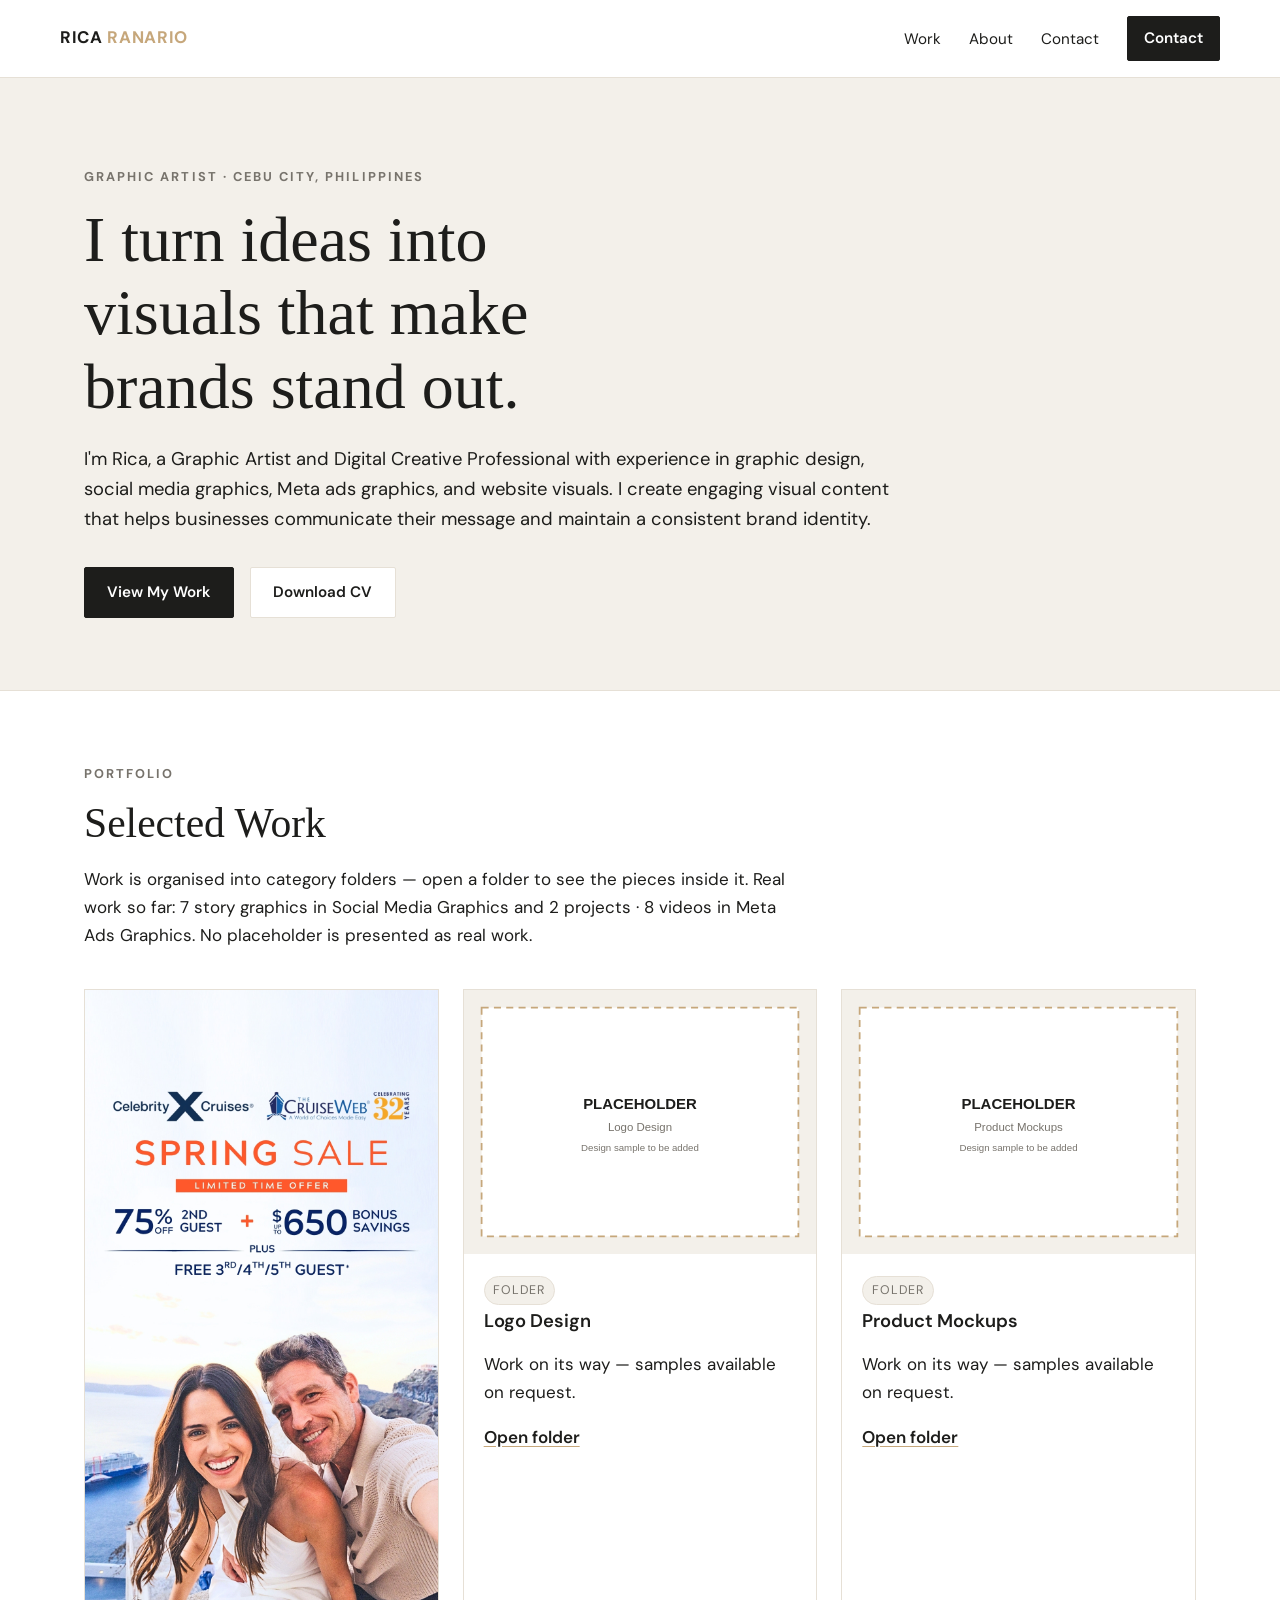
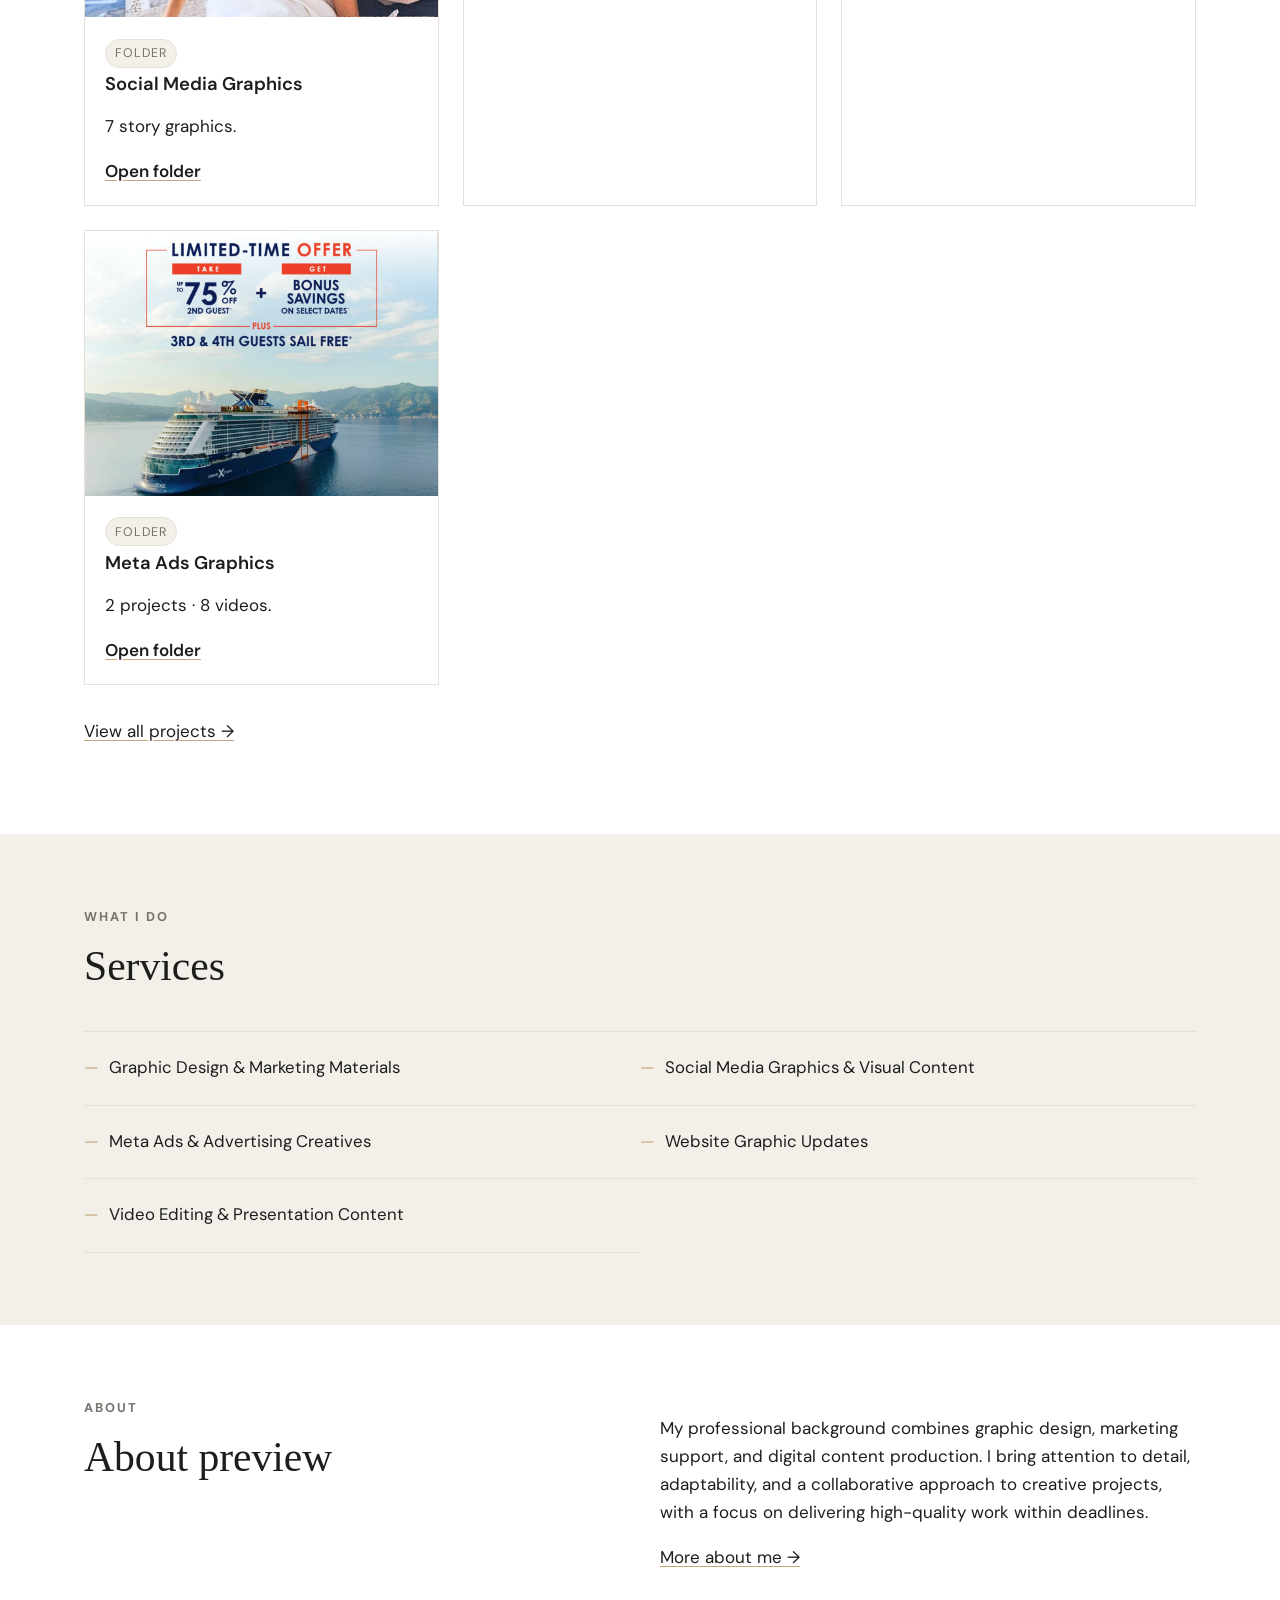
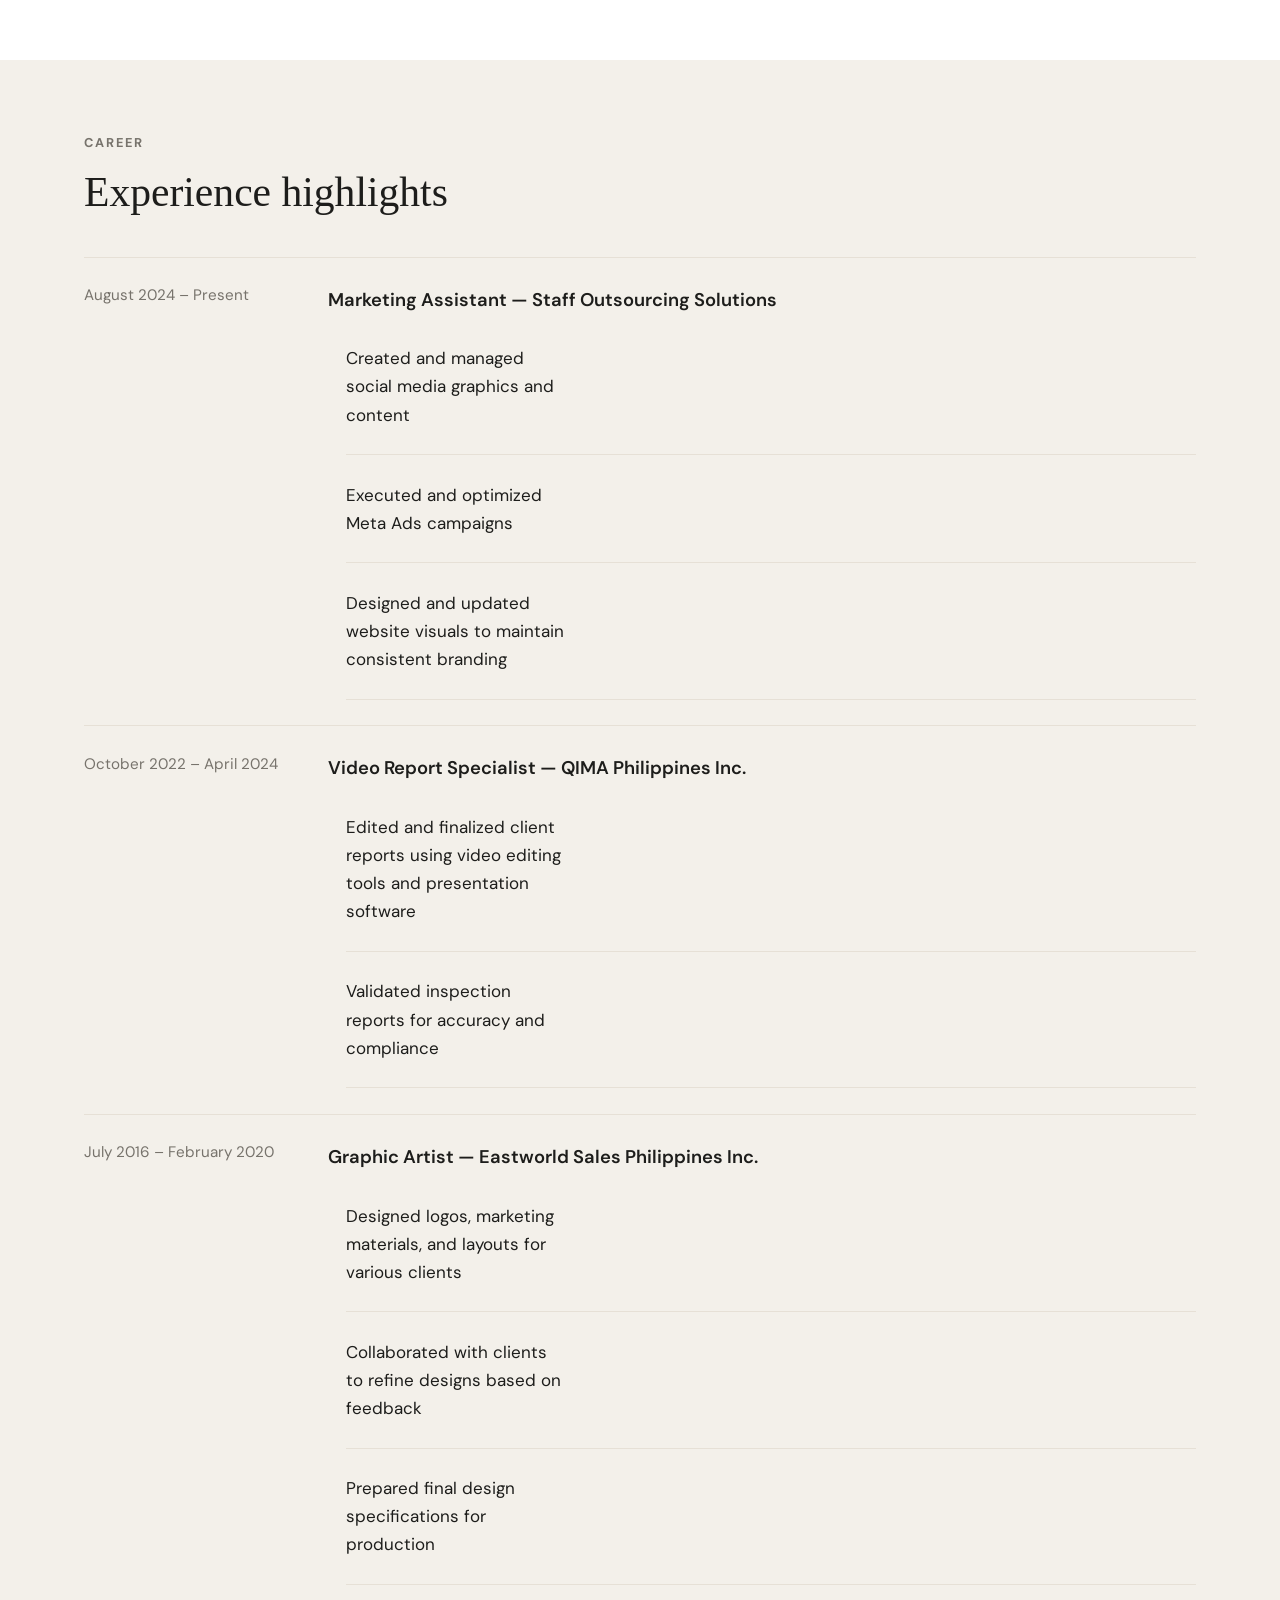
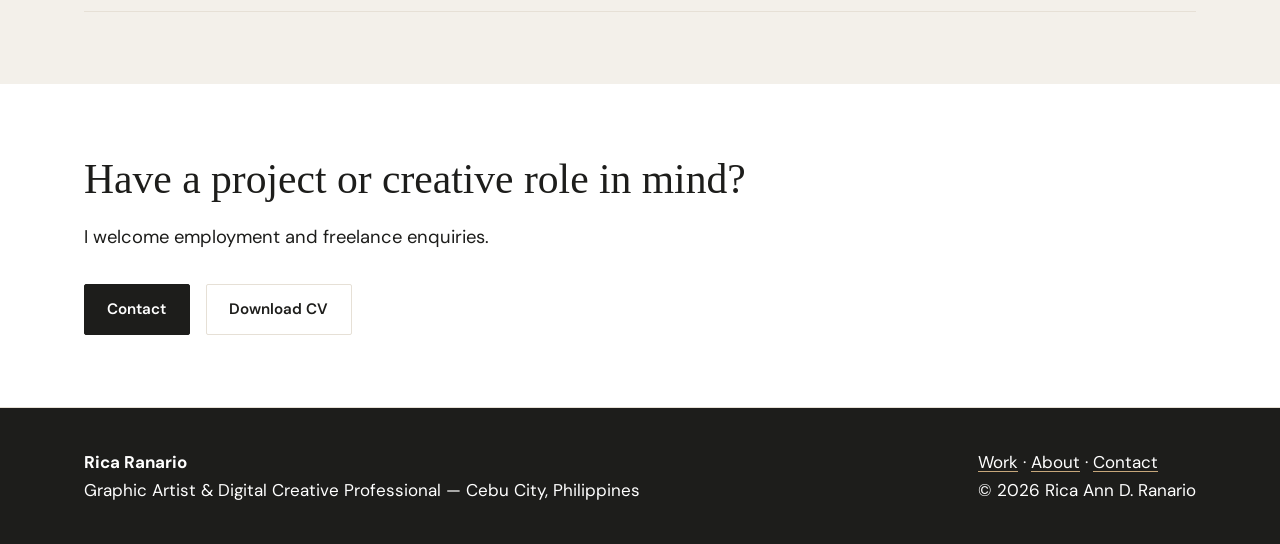
<file: index.html>
<!DOCTYPE html>
<html lang="en">
<head>
<meta charset="UTF-8">
<meta name="viewport" content="width=device-width, initial-scale=1.0">
<title>Rica Ann D. Ranario — Graphic Artist &amp; Digital Creative Professional | Cebu City</title>
<meta name="description" content="Portfolio of Rica Ann D. Ranario, a Graphic Artist and Digital Creative Professional in Cebu City, Philippines — graphic design, social media graphics, Meta ads graphics, and website visuals.">
<meta property="og:type" content="website">
<meta property="og:title" content="Rica Ann D. Ranario — Graphic Artist &amp; Digital Creative Professional">
<meta property="og:description" content="Graphic design, social media graphics, Meta ads graphics, and website visuals by Rica Ann D. Ranario, Cebu City.">
<meta property="og:url" content="https://ranarioricaann-portfolio.github.io/graphic-portfolio/">
<meta property="og:image" content="https://ranarioricaann-portfolio.github.io/graphic-portfolio/assets/favicon.svg">
<link rel="icon" href="assets/favicon.svg" type="image/svg+xml">
<link rel="preconnect" href="https://fonts.googleapis.com">
<link href="https://fonts.googleapis.com/css2?family=DM+Sans:wght@400;600;700&family=Inter:wght@400;600;700&display=swap" rel="stylesheet">
<link rel="stylesheet" href="assets/css/style.css">
</head>
<body>
<a class="skip-link" href="#main">Skip to main content</a>
<header class="site-header">
  <div class="wrap header-inner">
    <a class="wordmark" href="index.html">Rica <span>Ranario</span></a>
    <button class="nav-toggle" type="button" aria-expanded="false" aria-controls="main-nav">Menu</button>
    <nav class="main-nav" id="main-nav" aria-label="Main navigation">
      <ul>
        <li><a href="work.html" data-nav="work.html">Work</a></li>
        <li><a href="about.html" data-nav="about.html">About</a></li>
        <li><a href="contact.html" data-nav="contact.html">Contact</a></li>
        <li><a class="btn btn-small" href="contact.html">Contact</a></li>
      </ul>
    </nav>
  </div>
</header>
<main id="main">
  <section class="hero" aria-labelledby="hero-heading">
    <div class="wrap">
      <p class="eyebrow">Graphic Artist · Cebu City, Philippines</p>
      <h1 id="hero-heading">I turn ideas into visuals that make brands stand out.</h1>
      <p class="lead">I'm Rica, a Graphic Artist and Digital Creative Professional with experience in graphic design, social media graphics, Meta ads graphics, and website visuals. I create engaging visual content that helps businesses communicate their message and maintain a consistent brand identity.</p>
      <div class="hero-actions">
        <a class="btn" href="work.html">View My Work</a>
        <a class="btn btn-light" href="assets/Rica-Ann-Ranario-CV.pdf" download>Download CV</a>
      </div>
    </div>
  </section>

  <section aria-labelledby="featured-heading">
    <div class="wrap">
      <div class="section-head">
        <p class="eyebrow">Portfolio</p>
        <h2 id="featured-heading">Selected Work</h2>
        <p>Work is organised into category folders — open a folder to see the pieces inside it. Real work so far: 7 story graphics in Social Media Graphics and 2 projects · 8 videos in Meta Ads Graphics. No placeholder is presented as real work.</p>
      </div>
      <div class="grid grid-3">
        <article class="card folder-card" data-category="social-media-graphics">
          <img class="card-img-story" src="assets/stories/story-celebrity-spring-sale.jpg" alt="Folder cover: Celebrity Cruises — Spring Sale social media story graphic with The Cruise Web logo: 75% off 2nd guest, up to $650 bonus savings, free 3rd, 4th and 5th guests" width="1080" height="1920">
          <div class="card-body"><span class="tag">Folder</span><h3>Social Media Graphics</h3><p>7 story graphics.</p><a class="card-link" href="social-media-stories.html">Open folder</a></div>
        </article>
        <article class="card folder-card" data-category="logo-design">
          <img src="assets/placeholders/logo-design.svg" alt="Placeholder cover — design samples to be added to the Logo Design folder" width="800" height="600">
          <div class="card-body"><span class="tag">Folder</span><h3>Logo Design</h3><p>Work on its way — samples available on request.</p><a class="card-link" href="logo-design.html">Open folder</a></div>
        </article>
        <article class="card folder-card" data-category="product-mockups">
          <img src="assets/placeholders/product-mockups.svg" alt="Placeholder cover — design samples to be added to the Product Mockups folder" width="800" height="600">
          <div class="card-body"><span class="tag">Folder</span><h3>Product Mockups</h3><p>Work on its way — samples available on request.</p><a class="card-link" href="product-mockups.html">Open folder</a></div>
        </article>
        <article class="card folder-card" data-category="digital-advertising">
          <img src="assets/videos/celebrity-cruiseweb-meta-ad-1x1-poster.jpg" alt="Folder cover: frame from the Celebrity Cruises Meta video ad, square version — Celebrity Edge ship with The Cruise Web logo and Limited-Time Offer text" width="1080" height="1080">
          <div class="card-body"><span class="tag">Folder</span><h3>Meta Ads Graphics</h3><p>2 projects · 8 videos.</p><a class="card-link" href="meta-ads-graphics.html">Open folder</a></div>
        </article>
      </div>
      <p style="margin-top:2rem"><a href="work.html">View all projects →</a></p>
    </div>
  </section>

  <section class="section-alt" aria-labelledby="services-heading">
    <div class="wrap">
      <div class="section-head"><p class="eyebrow">What I do</p><h2 id="services-heading">Services</h2></div>
      <ul class="services">
        <li>Graphic Design &amp; Marketing Materials</li>
        <li>Social Media Graphics &amp; Visual Content</li>
        <li>Meta Ads &amp; Advertising Creatives</li>
        <li>Website Graphic Updates</li>
        <li>Video Editing &amp; Presentation Content</li>
      </ul>
    </div>
  </section>

  <section aria-labelledby="about-preview-heading">
    <div class="wrap two-col">
      <div><p class="eyebrow">About</p><h2 id="about-preview-heading">About preview</h2></div>
      <div>
        <p>My professional background combines graphic design, marketing support, and digital content production. I bring attention to detail, adaptability, and a collaborative approach to creative projects, with a focus on delivering high-quality work within deadlines.</p>
        <p><a href="about.html">More about me →</a></p>
      </div>
    </div>
  </section>

  <section class="section-alt" aria-labelledby="experience-heading">
    <div class="wrap">
      <div class="section-head"><p class="eyebrow">Career</p><h2 id="experience-heading">Experience highlights</h2></div>
      <ol class="timeline">
        <li><div class="when">August 2024 – Present</div><div><h3>Marketing Assistant — Staff Outsourcing Solutions</h3><ul><li>Created and managed social media graphics and content</li><li>Executed and optimized Meta Ads campaigns</li><li>Designed and updated website visuals to maintain consistent branding</li></ul></div></li>
        <li><div class="when">October 2022 – April 2024</div><div><h3>Video Report Specialist — QIMA Philippines Inc.</h3><ul><li>Edited and finalized client reports using video editing tools and presentation software</li><li>Validated inspection reports for accuracy and compliance</li></ul></div></li>
        <li><div class="when">July 2016 – February 2020</div><div><h3>Graphic Artist — Eastworld Sales Philippines Inc.</h3><ul><li>Designed logos, marketing materials, and layouts for various clients</li><li>Collaborated with clients to refine designs based on feedback</li><li>Prepared final design specifications for production</li></ul></div></li>
      </ol>
    </div>
  </section>

  <section aria-labelledby="contact-heading">
    <div class="wrap">
      <h2 id="contact-heading">Have a project or creative role in mind?</h2>
      <p class="lead">I welcome employment and freelance enquiries.</p>
      <div class="cta-actions">
        <a class="btn" href="contact.html">Contact</a>
        <a class="btn btn-light" href="assets/Rica-Ann-Ranario-CV.pdf" download>Download CV</a>
      </div>
    </div>
  </section>
</main>
<footer class="site-footer">
  <div class="wrap footer-inner">
    <div><strong>Rica Ranario</strong><br><span>Graphic Artist &amp; Digital Creative Professional — Cebu City, Philippines</span></div>
    <div><a href="work.html">Work</a> · <a href="about.html">About</a> · <a href="contact.html">Contact</a><br>© <span id="year">2026</span> Rica Ann D. Ranario</div>
  </div>
</footer>
<script src="assets/js/main.js"></script>
</body>
</html>
</file>
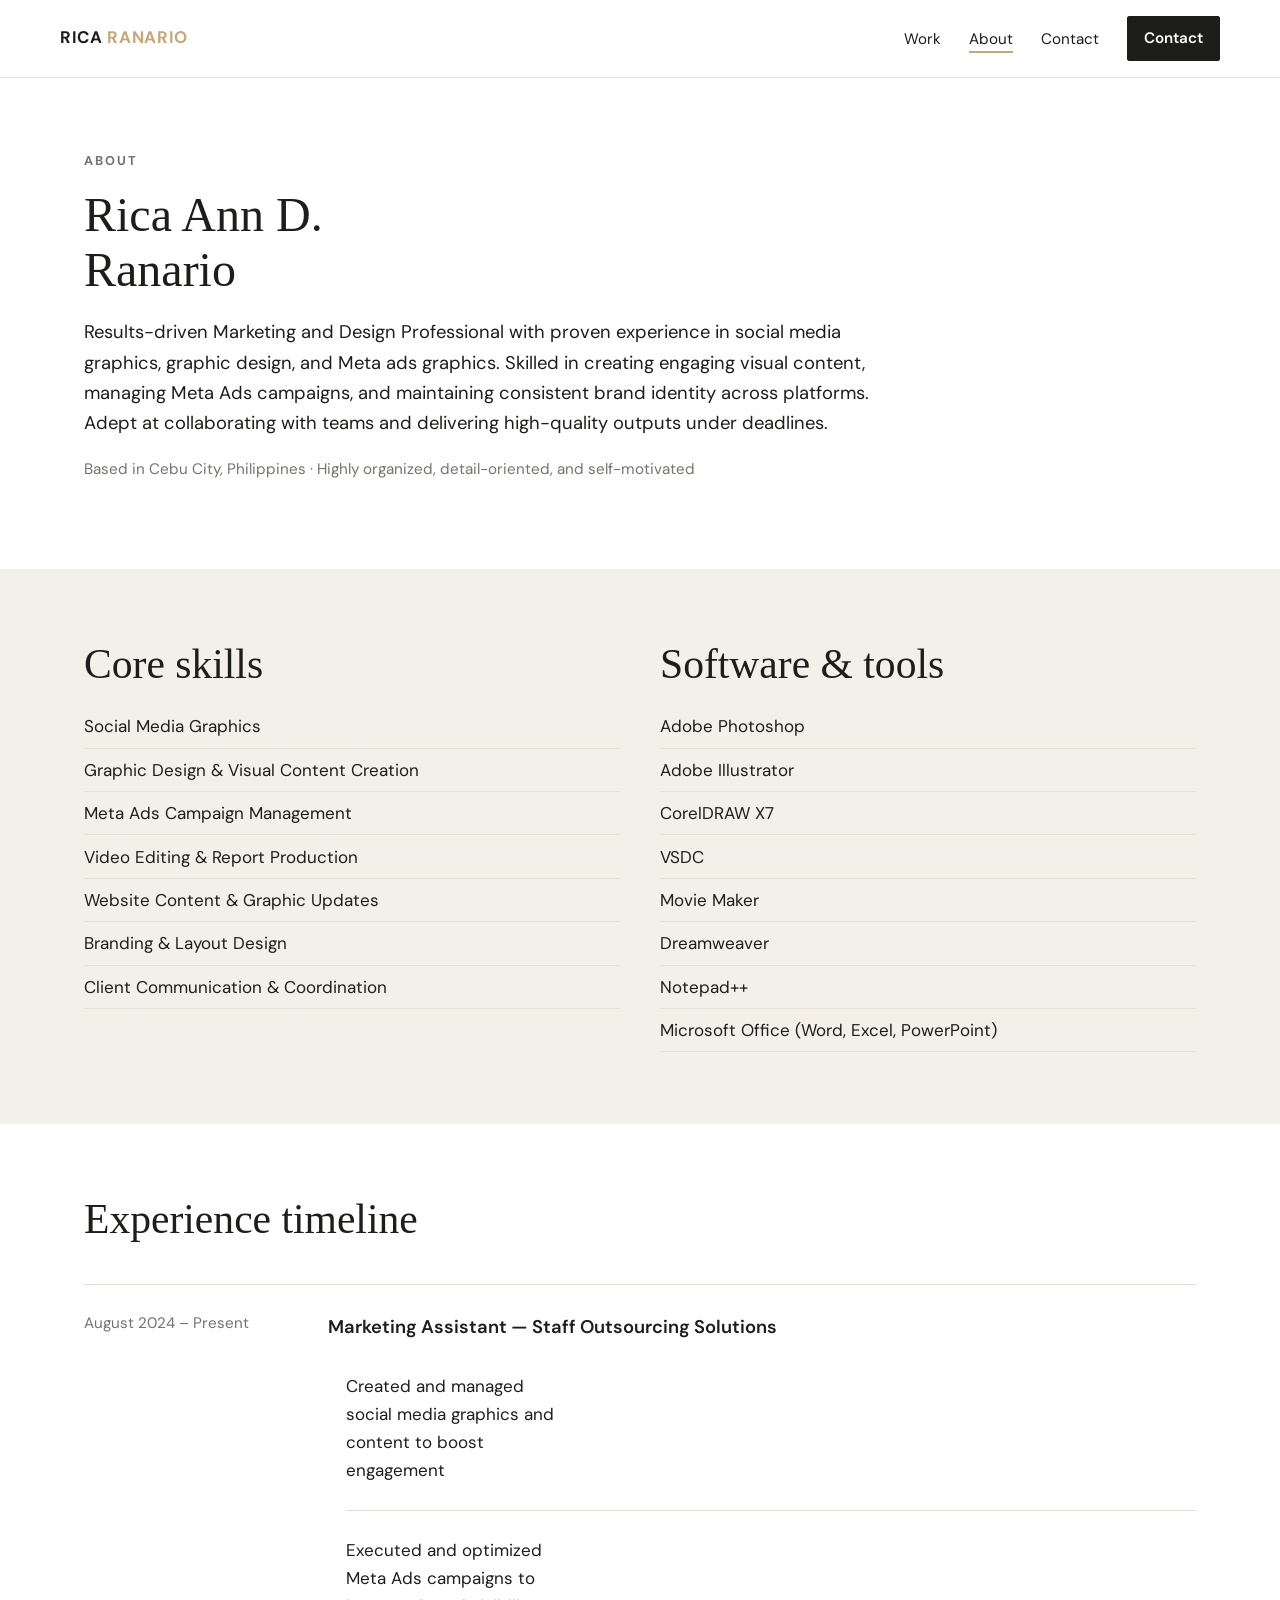
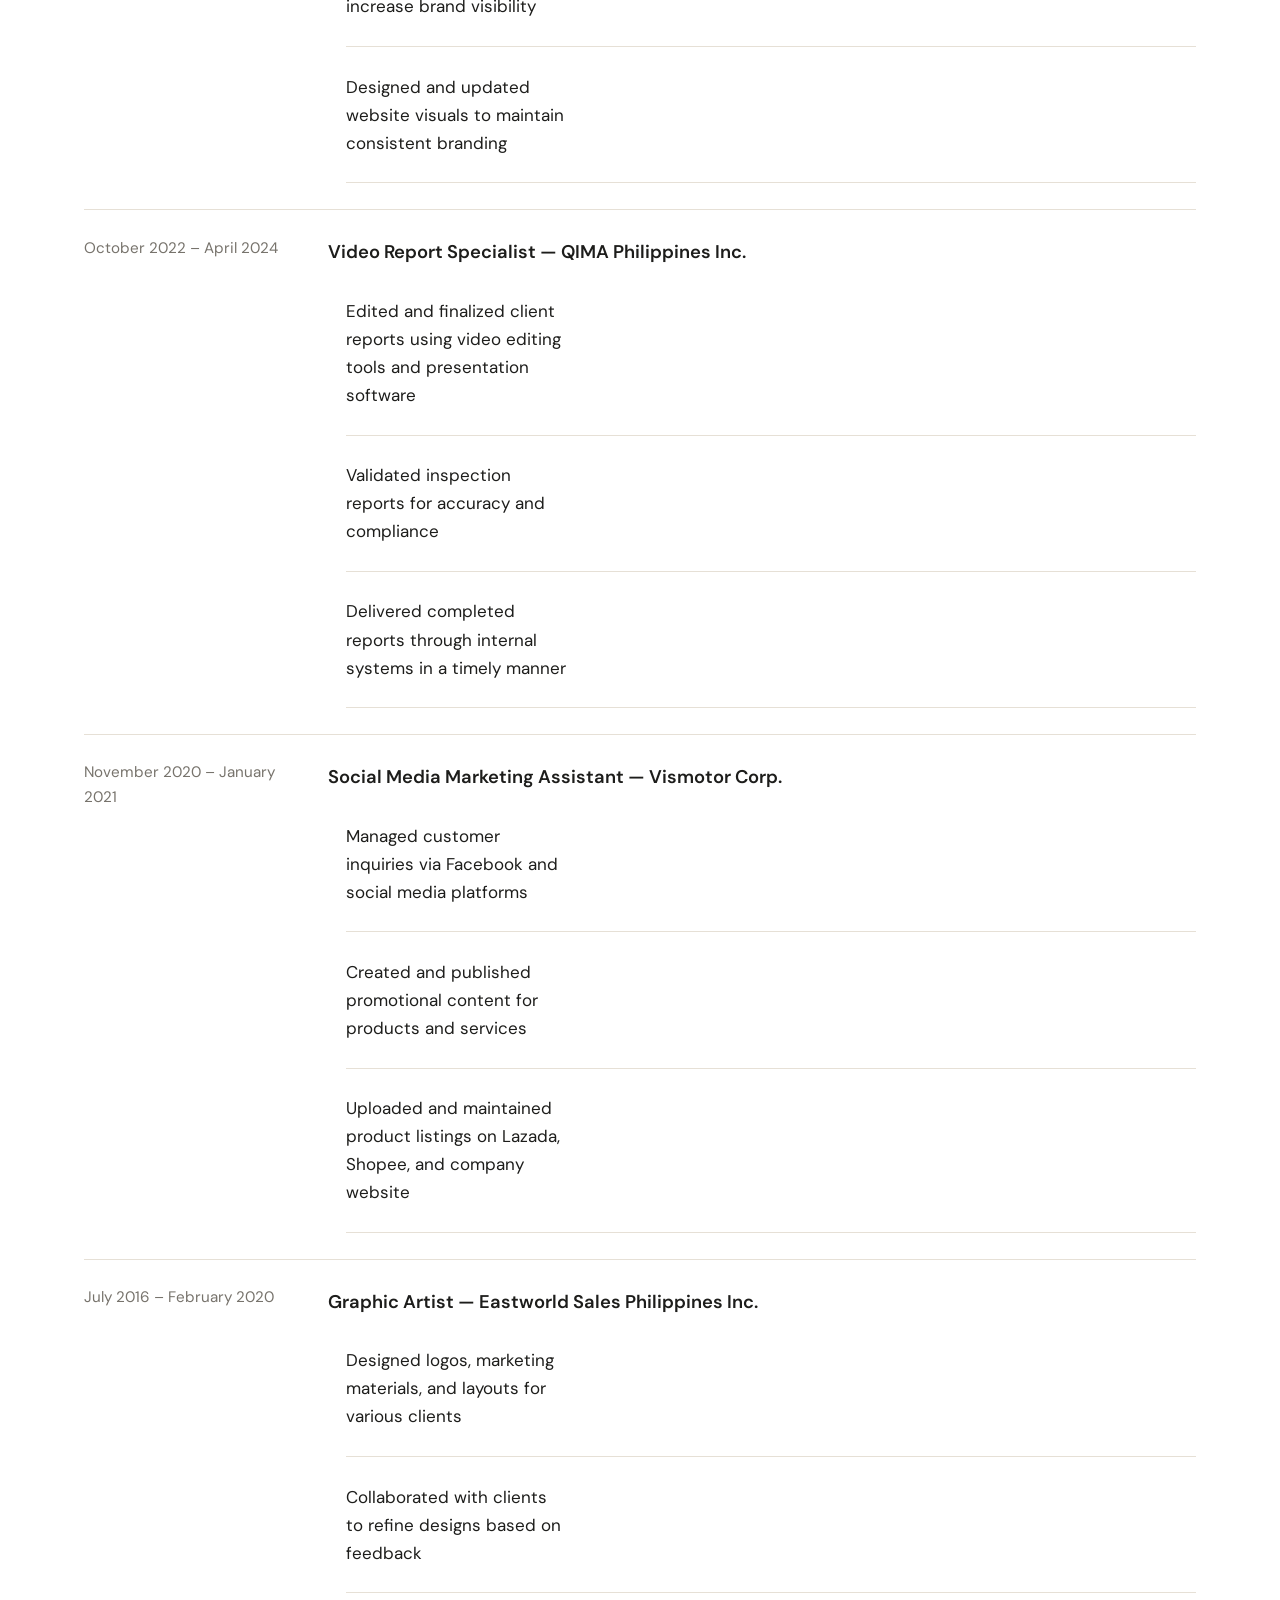
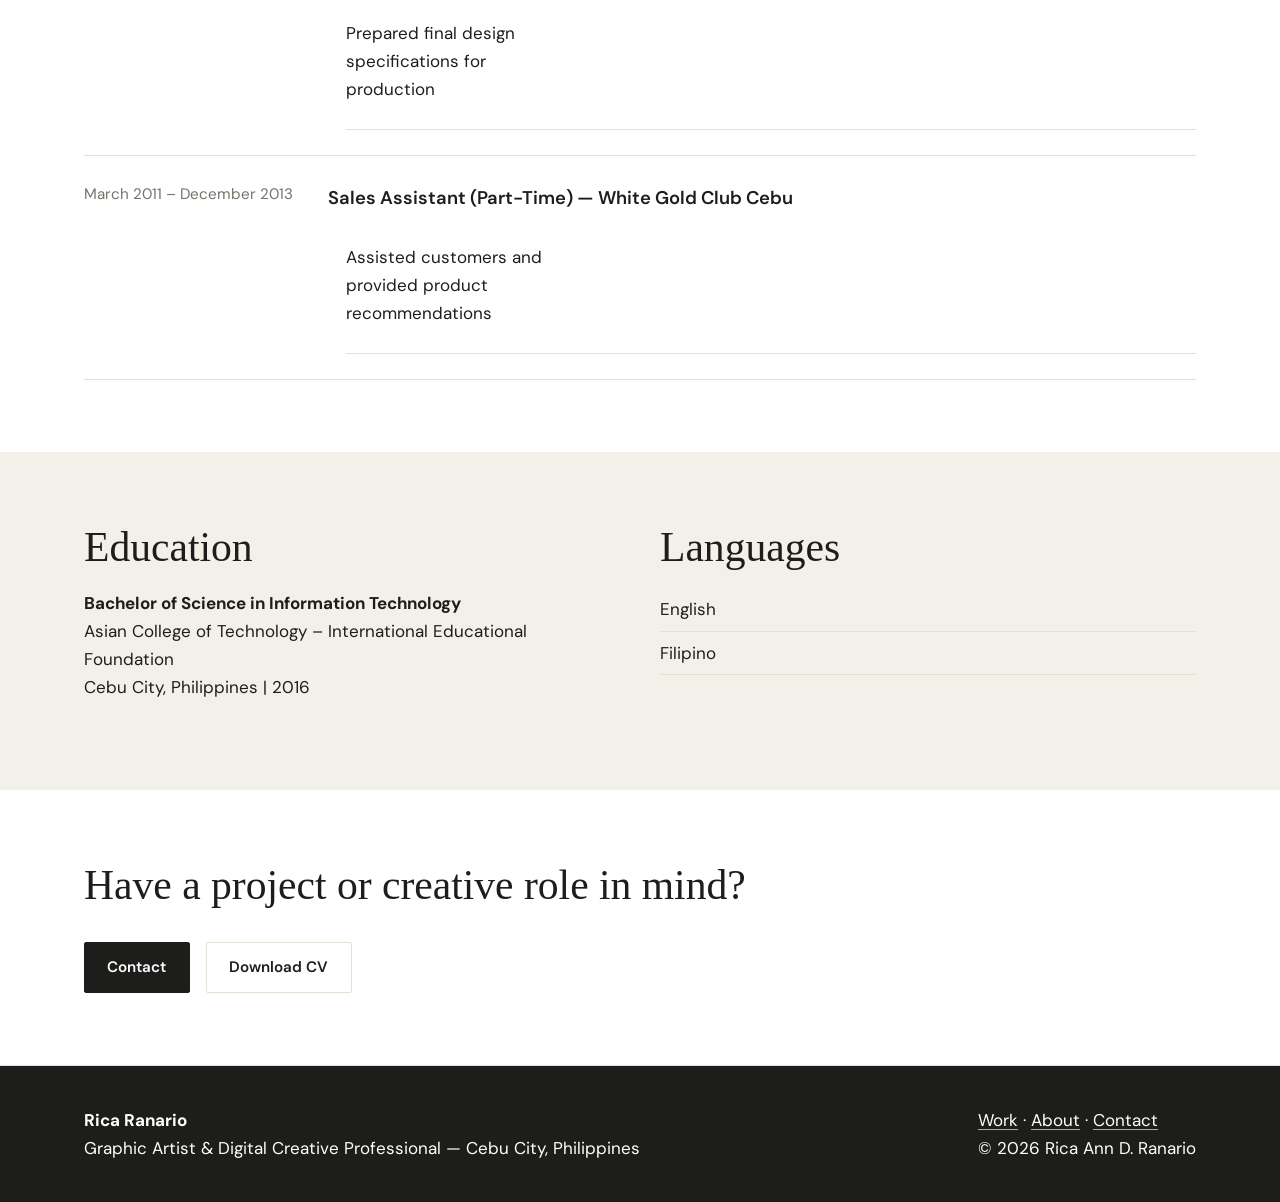
<file: about.html>
<!DOCTYPE html>
<html lang="en">
<head>
<meta charset="UTF-8">
<meta name="viewport" content="width=device-width, initial-scale=1.0">
<title>About — Rica Ann D. Ranario | Graphic Artist, Cebu City</title>
<meta name="description" content="About Rica Ann D. Ranario: graphic design, marketing support and digital content production experience, skills, software, education and languages. Based in Cebu City, Philippines.">
<meta property="og:type" content="profile">
<meta property="og:title" content="About — Rica Ann D. Ranario">
<meta property="og:description" content="Professional introduction, skills, software, experience timeline, education and languages.">
<meta property="og:url" content="https://ranarioricaann-portfolio.github.io/graphic-portfolio/about.html">
<meta property="og:image" content="https://ranarioricaann-portfolio.github.io/graphic-portfolio/assets/favicon.svg">
<link rel="icon" href="assets/favicon.svg" type="image/svg+xml">
<link rel="preconnect" href="https://fonts.googleapis.com">
<link href="https://fonts.googleapis.com/css2?family=DM+Sans:wght@400;600;700&family=Inter:wght@400;600;700&display=swap" rel="stylesheet">
<link rel="stylesheet" href="assets/css/style.css">
</head>
<body>
<a class="skip-link" href="#main">Skip to main content</a>
<header class="site-header">
  <div class="wrap header-inner">
    <a class="wordmark" href="index.html">Rica <span>Ranario</span></a>
    <button class="nav-toggle" type="button" aria-expanded="false" aria-controls="main-nav">Menu</button>
    <nav class="main-nav" id="main-nav" aria-label="Main navigation">
      <ul>
        <li><a href="work.html" data-nav="work.html">Work</a></li>
        <li><a href="about.html" data-nav="about.html">About</a></li>
        <li><a href="contact.html" data-nav="contact.html">Contact</a></li>
        <li><a class="btn btn-small" href="contact.html">Contact</a></li>
      </ul>
    </nav>
  </div>
</header>
<main id="main">
  <section aria-labelledby="about-heading">
    <div class="wrap">
      <p class="eyebrow">About</p>
      <h1 id="about-heading" style="font-size:clamp(2rem,4vw,3rem)">Rica Ann D. Ranario</h1>
      <p class="lead">Results-driven Marketing and Design Professional with proven experience in social media graphics, graphic design, and Meta ads graphics. Skilled in creating engaging visual content, managing Meta Ads campaigns, and maintaining consistent brand identity across platforms. Adept at collaborating with teams and delivering high-quality outputs under deadlines.</p>
      <p class="meta">Based in Cebu City, Philippines · Highly organized, detail-oriented, and self-motivated</p>
    </div>
  </section>

  <section class="section-alt" aria-labelledby="skills-heading">
    <div class="wrap two-col">
      <div>
        <h2 id="skills-heading">Core skills</h2>
        <ul class="list-clean">
          <li>Social Media Graphics</li>
          <li>Graphic Design &amp; Visual Content Creation</li>
          <li>Meta Ads Campaign Management</li>
          <li>Video Editing &amp; Report Production</li>
          <li>Website Content &amp; Graphic Updates</li>
          <li>Branding &amp; Layout Design</li>
          <li>Client Communication &amp; Coordination</li>
        </ul>
      </div>
      <div>
        <h2>Software &amp; tools</h2>
        <ul class="list-clean">
          <li>Adobe Photoshop</li>
          <li>Adobe Illustrator</li>
          <li>CorelDRAW X7</li>
          <li>VSDC</li>
          <li>Movie Maker</li>
          <li>Dreamweaver</li>
          <li>Notepad++</li>
          <li>Microsoft Office (Word, Excel, PowerPoint)</li>
        </ul>
      </div>
    </div>
  </section>

  <section aria-labelledby="timeline-heading">
    <div class="wrap">
      <div class="section-head"><h2 id="timeline-heading">Experience timeline</h2></div>
      <ol class="timeline">
        <li><div class="when">August 2024 – Present</div><div><h3>Marketing Assistant — Staff Outsourcing Solutions</h3><ul><li>Created and managed social media graphics and content to boost engagement</li><li>Executed and optimized Meta Ads campaigns to increase brand visibility</li><li>Designed and updated website visuals to maintain consistent branding</li></ul></div></li>
        <li><div class="when">October 2022 – April 2024</div><div><h3>Video Report Specialist — QIMA Philippines Inc.</h3><ul><li>Edited and finalized client reports using video editing tools and presentation software</li><li>Validated inspection reports for accuracy and compliance</li><li>Delivered completed reports through internal systems in a timely manner</li></ul></div></li>
        <li><div class="when">November 2020 – January 2021</div><div><h3>Social Media Marketing Assistant — Vismotor Corp.</h3><ul><li>Managed customer inquiries via Facebook and social media platforms</li><li>Created and published promotional content for products and services</li><li>Uploaded and maintained product listings on Lazada, Shopee, and company website</li></ul></div></li>
        <li><div class="when">July 2016 – February 2020</div><div><h3>Graphic Artist — Eastworld Sales Philippines Inc.</h3><ul><li>Designed logos, marketing materials, and layouts for various clients</li><li>Collaborated with clients to refine designs based on feedback</li><li>Prepared final design specifications for production</li></ul></div></li>
        <li><div class="when">March 2011 – December 2013</div><div><h3>Sales Assistant (Part-Time) — White Gold Club Cebu</h3><ul><li>Assisted customers and provided product recommendations</li></ul></div></li>
      </ol>
    </div>
  </section>

  <section class="section-alt" aria-labelledby="education-heading">
    <div class="wrap two-col">
      <div>
        <h2 id="education-heading">Education</h2>
        <p><strong>Bachelor of Science in Information Technology</strong><br>Asian College of Technology – International Educational Foundation<br>Cebu City, Philippines | 2016</p>
      </div>
      <div>
        <h2>Languages</h2>
        <ul class="list-clean"><li>English</li><li>Filipino</li></ul>
      </div>
    </div>
  </section>

  <section aria-labelledby="about-contact-heading">
    <div class="wrap">
      <h2 id="about-contact-heading">Have a project or creative role in mind?</h2>
      <div class="cta-actions"><a class="btn" href="contact.html">Contact</a><a class="btn btn-light" href="assets/Rica-Ann-Ranario-CV.pdf" download>Download CV</a></div>
    </div>
  </section>
</main>
<footer class="site-footer">
  <div class="wrap footer-inner">
    <div><strong>Rica Ranario</strong><br><span>Graphic Artist &amp; Digital Creative Professional — Cebu City, Philippines</span></div>
    <div><a href="work.html">Work</a> · <a href="about.html">About</a> · <a href="contact.html">Contact</a><br>© <span id="year">2026</span> Rica Ann D. Ranario</div>
  </div>
</footer>
<script src="assets/js/main.js"></script>
</body>
</html>
</file>
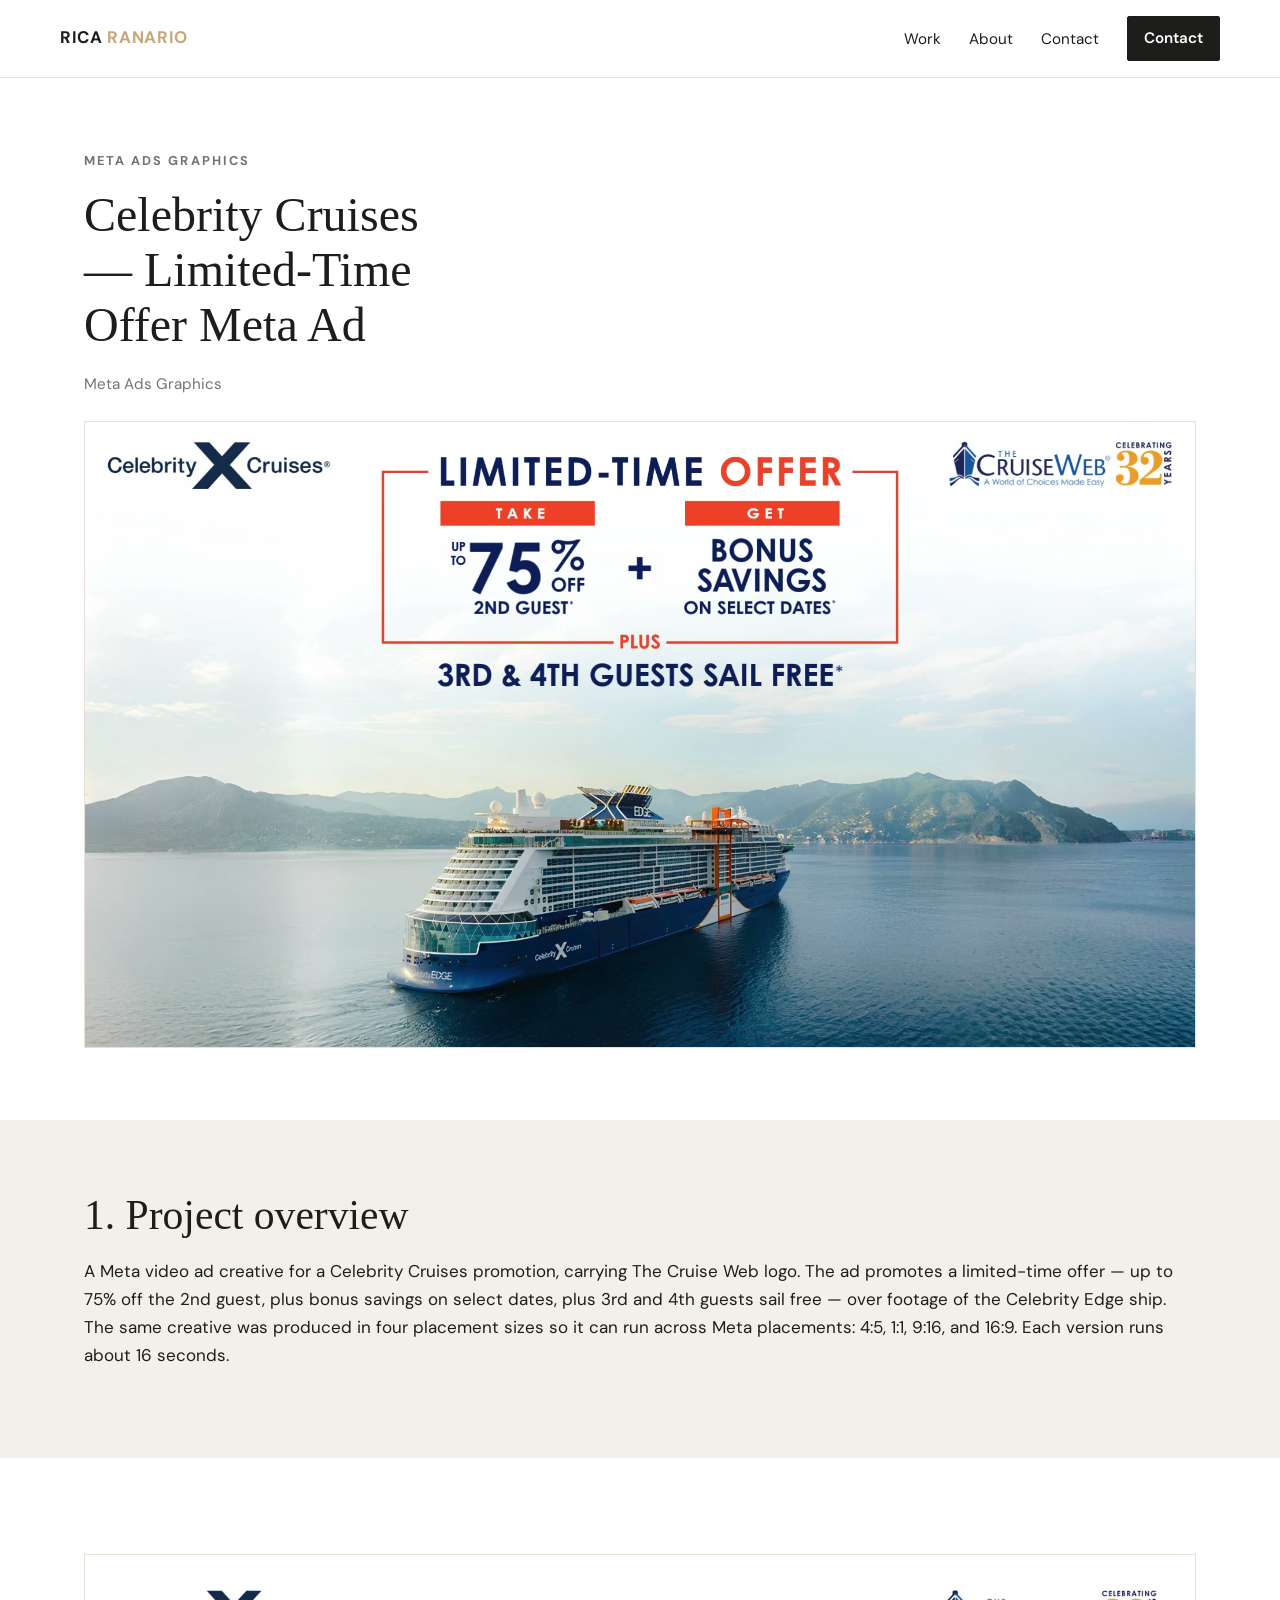
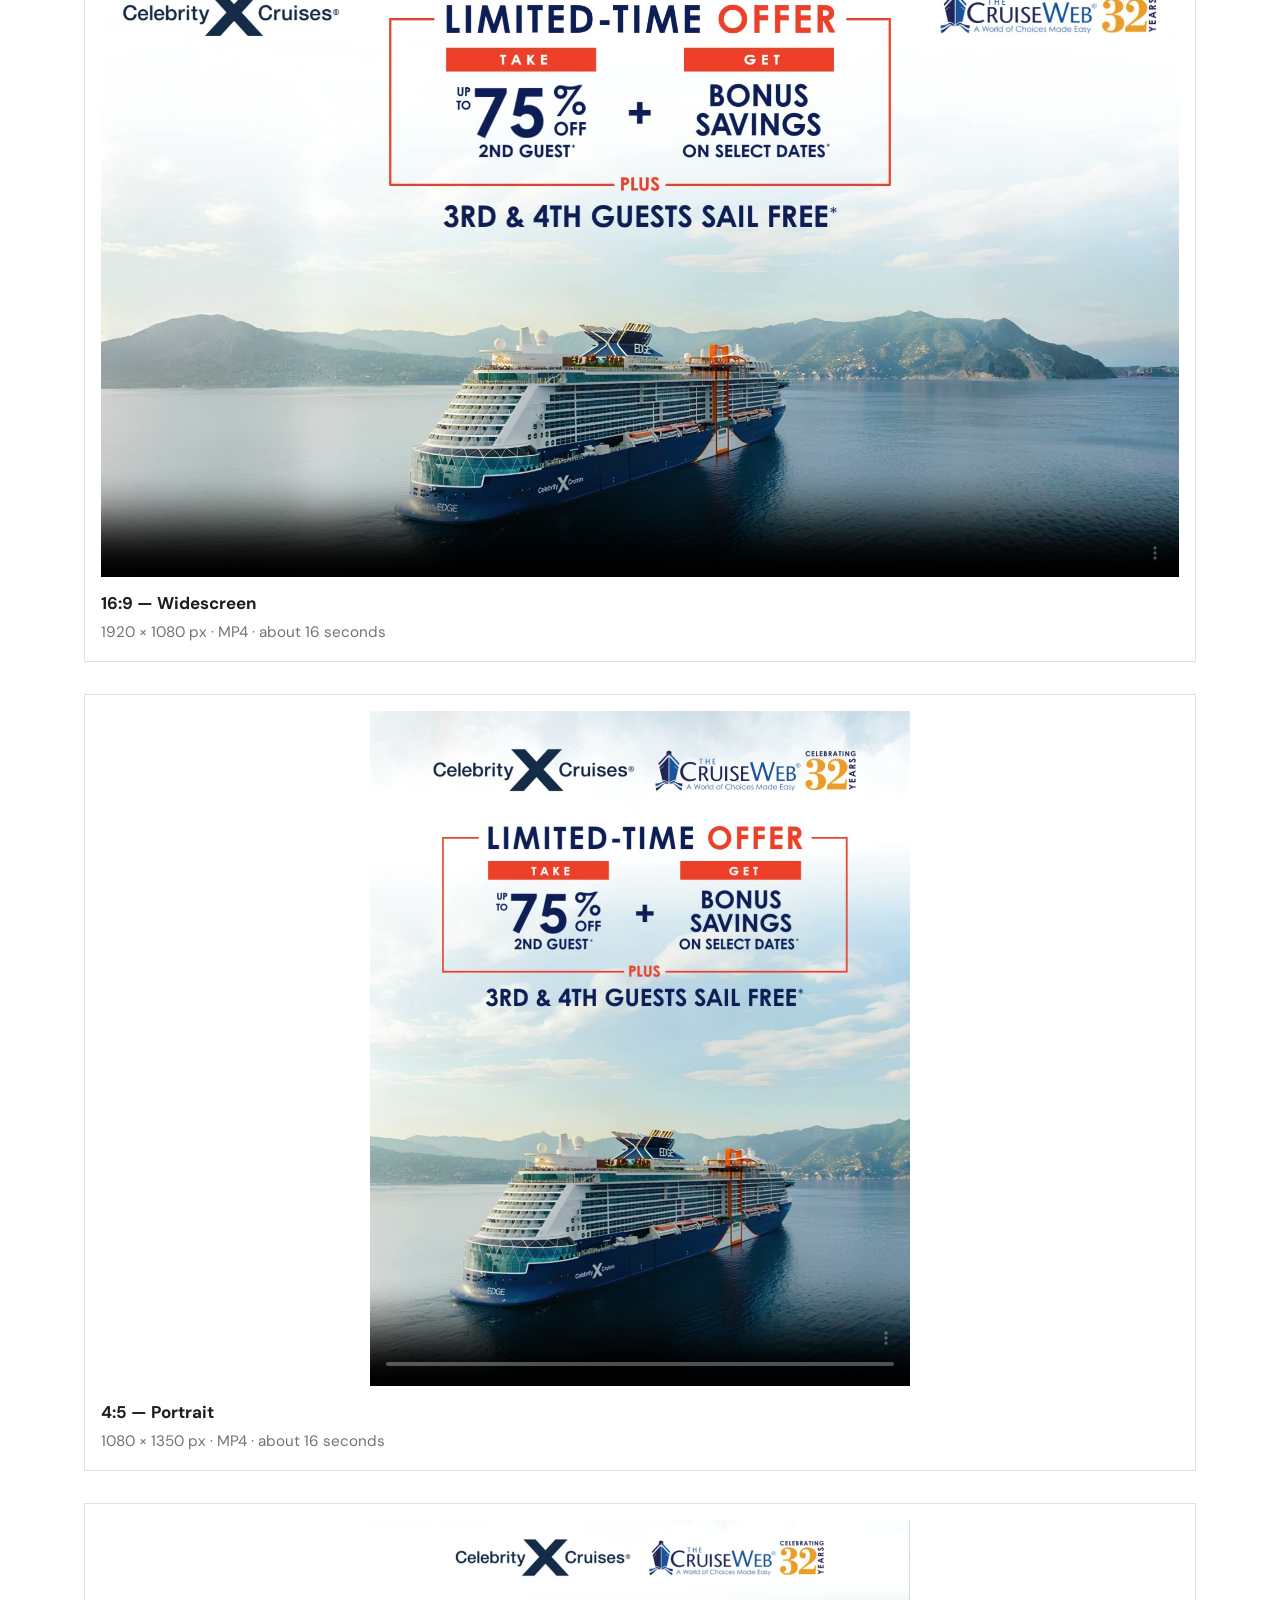
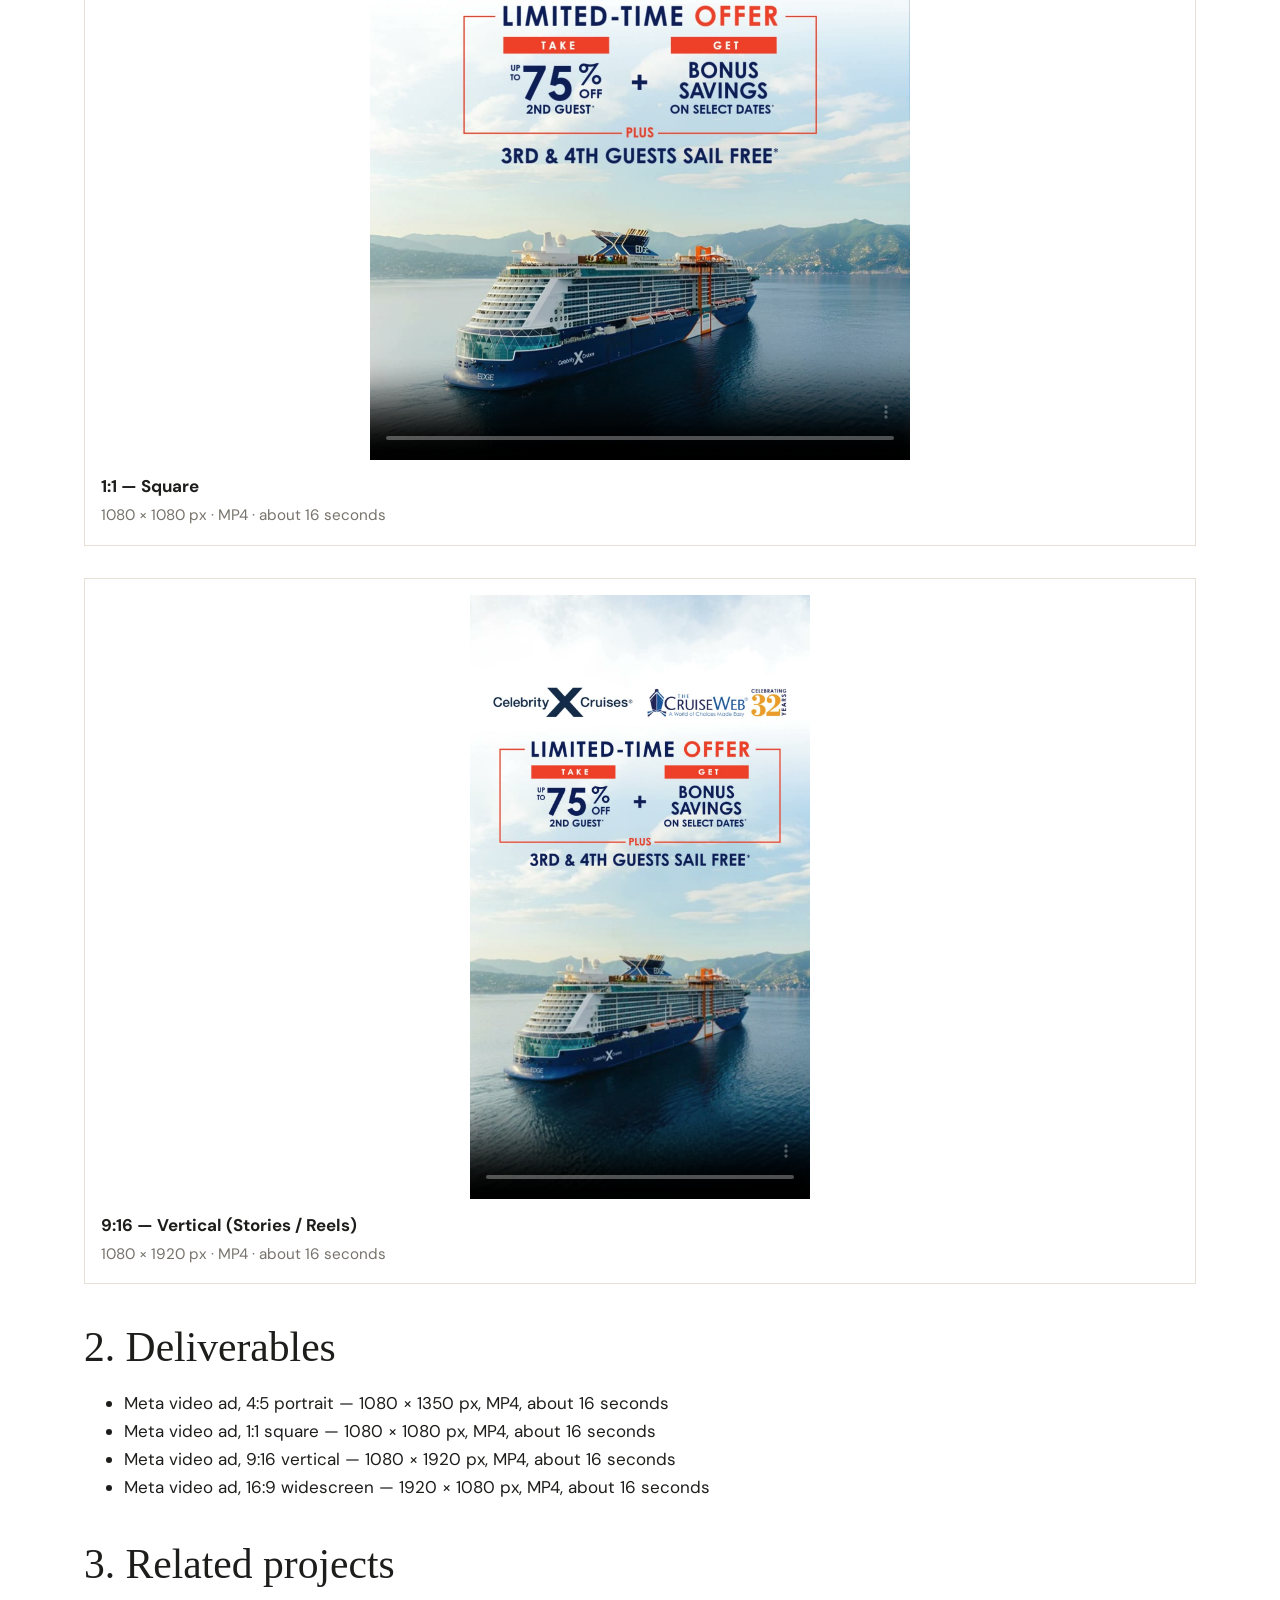
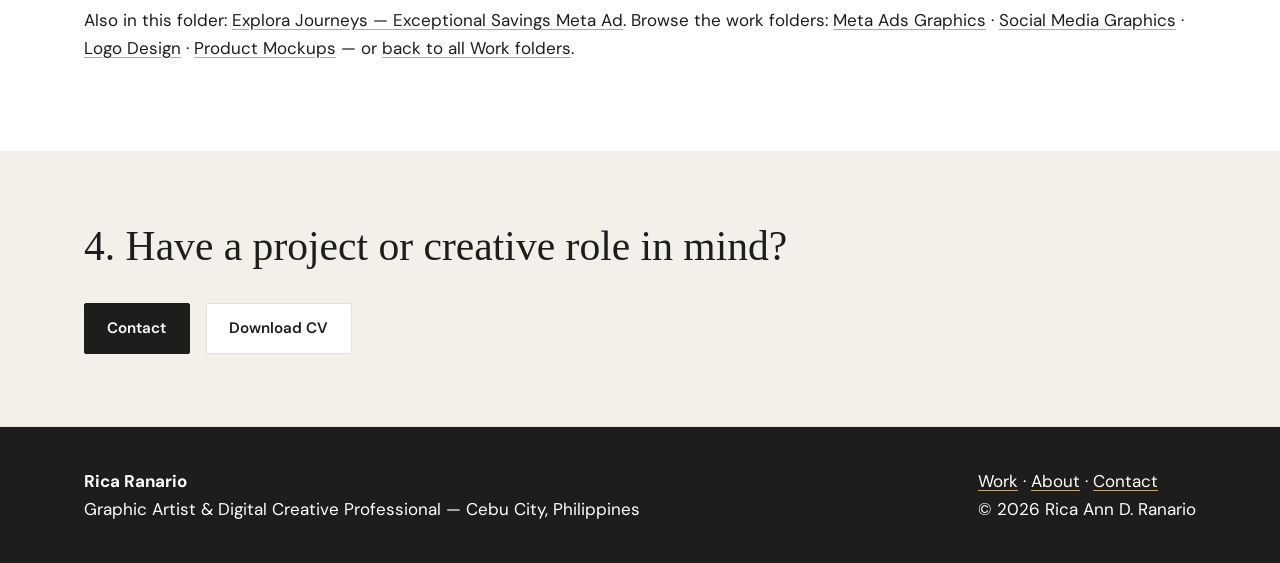
<file: celebrity-meta-ad.html>
<!DOCTYPE html>
<html lang="en">
<head>
<meta charset="UTF-8">
<meta name="viewport" content="width=device-width, initial-scale=1.0">
<title>Celebrity Cruises — Limited-Time Offer Meta Ad | Rica Ann D. Ranario</title>
<meta name="description" content="Project: Celebrity Cruises — Limited-Time Offer Meta video ad with The Cruise Web branding, produced in four placement sizes (4:5, 1:1, 9:16, 16:9) by Rica Ann D. Ranario.">
<meta property="og:type" content="website">
<meta property="og:title" content="Celebrity Cruises — Limited-Time Offer Meta Ad">
<meta property="og:description" content="A Meta video ad creative produced in four placement sizes: 1080×1350, 1080×1080, 1080×1920, and 1920×1080, each about 16 seconds.">
<meta property="og:url" content="https://ranarioricaann-portfolio.github.io/graphic-portfolio/celebrity-meta-ad.html">
<meta property="og:image" content="https://ranarioricaann-portfolio.github.io/graphic-portfolio/assets/videos/celebrity-cruiseweb-meta-ad-1x1-poster.jpg">
<link rel="icon" href="assets/favicon.svg" type="image/svg+xml">
<link rel="preconnect" href="https://fonts.googleapis.com">
<link href="https://fonts.googleapis.com/css2?family=DM+Sans:wght@400;600;700&family=Inter:wght@400;600;700&display=swap" rel="stylesheet">
<link rel="stylesheet" href="assets/css/style.css">
</head>
<body>
<a class="skip-link" href="#main">Skip to main content</a>
<header class="site-header">
  <div class="wrap header-inner">
    <a class="wordmark" href="index.html">Rica <span>Ranario</span></a>
    <button class="nav-toggle" type="button" aria-expanded="false" aria-controls="main-nav">Menu</button>
    <nav class="main-nav" id="main-nav" aria-label="Main navigation">
      <ul>
        <li><a href="work.html" data-nav="work.html">Work</a></li>
        <li><a href="about.html" data-nav="about.html">About</a></li>
        <li><a href="contact.html" data-nav="contact.html">Contact</a></li>
        <li><a class="btn btn-small" href="contact.html">Contact</a></li>
      </ul>
    </nav>
  </div>
</header>
<main id="main">
  <section aria-labelledby="project-heading">
    <div class="wrap">
      <p class="eyebrow">Meta Ads Graphics</p>
      <h1 id="project-heading" style="font-size:clamp(2rem,4vw,3rem)">Celebrity Cruises — Limited-Time Offer Meta Ad</h1>
      <p class="meta">Meta Ads Graphics</p>
      <img src="assets/videos/celebrity-cruiseweb-meta-ad-16x9-poster.jpg" alt="Frame from the Celebrity Cruises Meta video ad: the Celebrity Edge cruise ship with The Cruise Web logo and the Limited-Time Offer promotion text" width="1920" height="1080" style="border:1px solid var(--sand);margin-top:1.5rem">
    </div>
  </section>

  <section class="section-alt" aria-labelledby="overview-heading"><div class="wrap">
    <h2 id="overview-heading">1. Project overview</h2>
    <p>A Meta video ad creative for a Celebrity Cruises promotion, carrying The Cruise Web logo. The ad promotes a limited-time offer — up to 75% off the 2nd guest, plus bonus savings on select dates, plus 3rd and 4th guests sail free — over footage of the Celebrity Edge ship. The same creative was produced in four placement sizes so it can run across Meta placements: 4:5, 1:1, 9:16, and 16:9. Each version runs about 16 seconds.</p>
  </div></section>

  <section aria-label="Watch the ad in all four sizes"><div class="wrap">
    <div class="video-list">
      <figure class="video-item">
        <video controls preload="metadata" poster="assets/videos/celebrity-cruiseweb-meta-ad-16x9-poster.jpg" width="1920" height="1080">
          <source src="assets/videos/celebrity-cruiseweb-meta-ad-16x9.mp4" type="video/mp4">
          Your browser does not support the video element. <a href="assets/videos/celebrity-cruiseweb-meta-ad-16x9.mp4">Download the 16:9 video</a>.
        </video>
        <figcaption><strong>16:9 — Widescreen</strong><span class="meta">1920 × 1080 px · MP4 · about 16 seconds</span></figcaption>
      </figure>
      <figure class="video-item">
        <video controls preload="metadata" poster="assets/videos/celebrity-cruiseweb-meta-ad-4x5-poster.jpg" width="1080" height="1350" style="max-width:540px;margin:0 auto">
          <source src="assets/videos/celebrity-cruiseweb-meta-ad-4x5.mp4" type="video/mp4">
          Your browser does not support the video element. <a href="assets/videos/celebrity-cruiseweb-meta-ad-4x5.mp4">Download the 4:5 video</a>.
        </video>
        <figcaption><strong>4:5 — Portrait</strong><span class="meta">1080 × 1350 px · MP4 · about 16 seconds</span></figcaption>
      </figure>
      <figure class="video-item">
        <video controls preload="metadata" poster="assets/videos/celebrity-cruiseweb-meta-ad-1x1-poster.jpg" width="1080" height="1080" style="max-width:540px;margin:0 auto">
          <source src="assets/videos/celebrity-cruiseweb-meta-ad-1x1.mp4" type="video/mp4">
          Your browser does not support the video element. <a href="assets/videos/celebrity-cruiseweb-meta-ad-1x1.mp4">Download the 1:1 video</a>.
        </video>
        <figcaption><strong>1:1 — Square</strong><span class="meta">1080 × 1080 px · MP4 · about 16 seconds</span></figcaption>
      </figure>
      <figure class="video-item">
        <video controls preload="metadata" poster="assets/videos/celebrity-cruiseweb-meta-ad-9x16-poster.jpg" width="1080" height="1920" style="max-width:340px;margin:0 auto">
          <source src="assets/videos/celebrity-cruiseweb-meta-ad-9x16.mp4" type="video/mp4">
          Your browser does not support the video element. <a href="assets/videos/celebrity-cruiseweb-meta-ad-9x16.mp4">Download the 9:16 video</a>.
        </video>
        <figcaption><strong>9:16 — Vertical (Stories / Reels)</strong><span class="meta">1080 × 1920 px · MP4 · about 16 seconds</span></figcaption>
      </figure>
    </div>
    <h2 style="margin-top:2.5rem">2. Deliverables</h2>
    <ul>
      <li>Meta video ad, 4:5 portrait — 1080 × 1350 px, MP4, about 16 seconds</li>
      <li>Meta video ad, 1:1 square — 1080 × 1080 px, MP4, about 16 seconds</li>
      <li>Meta video ad, 9:16 vertical — 1080 × 1920 px, MP4, about 16 seconds</li>
      <li>Meta video ad, 16:9 widescreen — 1920 × 1080 px, MP4, about 16 seconds</li>
    </ul>
    <h2 style="margin-top:2.5rem">3. Related projects</h2>
    <p>Also in this folder: <a href="explora-meta-ad.html">Explora Journeys — Exceptional Savings Meta Ad</a>. Browse the work folders: <a href="meta-ads-graphics.html">Meta Ads Graphics</a> · <a href="social-media-stories.html">Social Media Graphics</a> · <a href="logo-design.html">Logo Design</a> · <a href="product-mockups.html">Product Mockups</a> — or <a href="work.html">back to all Work folders</a>.</p>
  </div></section>

  <section class="section-alt" aria-labelledby="project-contact-heading"><div class="wrap">
    <h2 id="project-contact-heading">4. Have a project or creative role in mind?</h2>
    <div class="cta-actions"><a class="btn" href="contact.html">Contact</a><a class="btn btn-light" href="assets/Rica-Ann-Ranario-CV.pdf" download>Download CV</a></div>
  </div></section>
</main>
<footer class="site-footer">
  <div class="wrap footer-inner">
    <div><strong>Rica Ranario</strong><br><span>Graphic Artist &amp; Digital Creative Professional — Cebu City, Philippines</span></div>
    <div><a href="work.html">Work</a> · <a href="about.html">About</a> · <a href="contact.html">Contact</a><br>© <span id="year">2026</span> Rica Ann D. Ranario</div>
  </div>
</footer>
<script src="assets/js/main.js"></script>
</body>
</html>
</file>
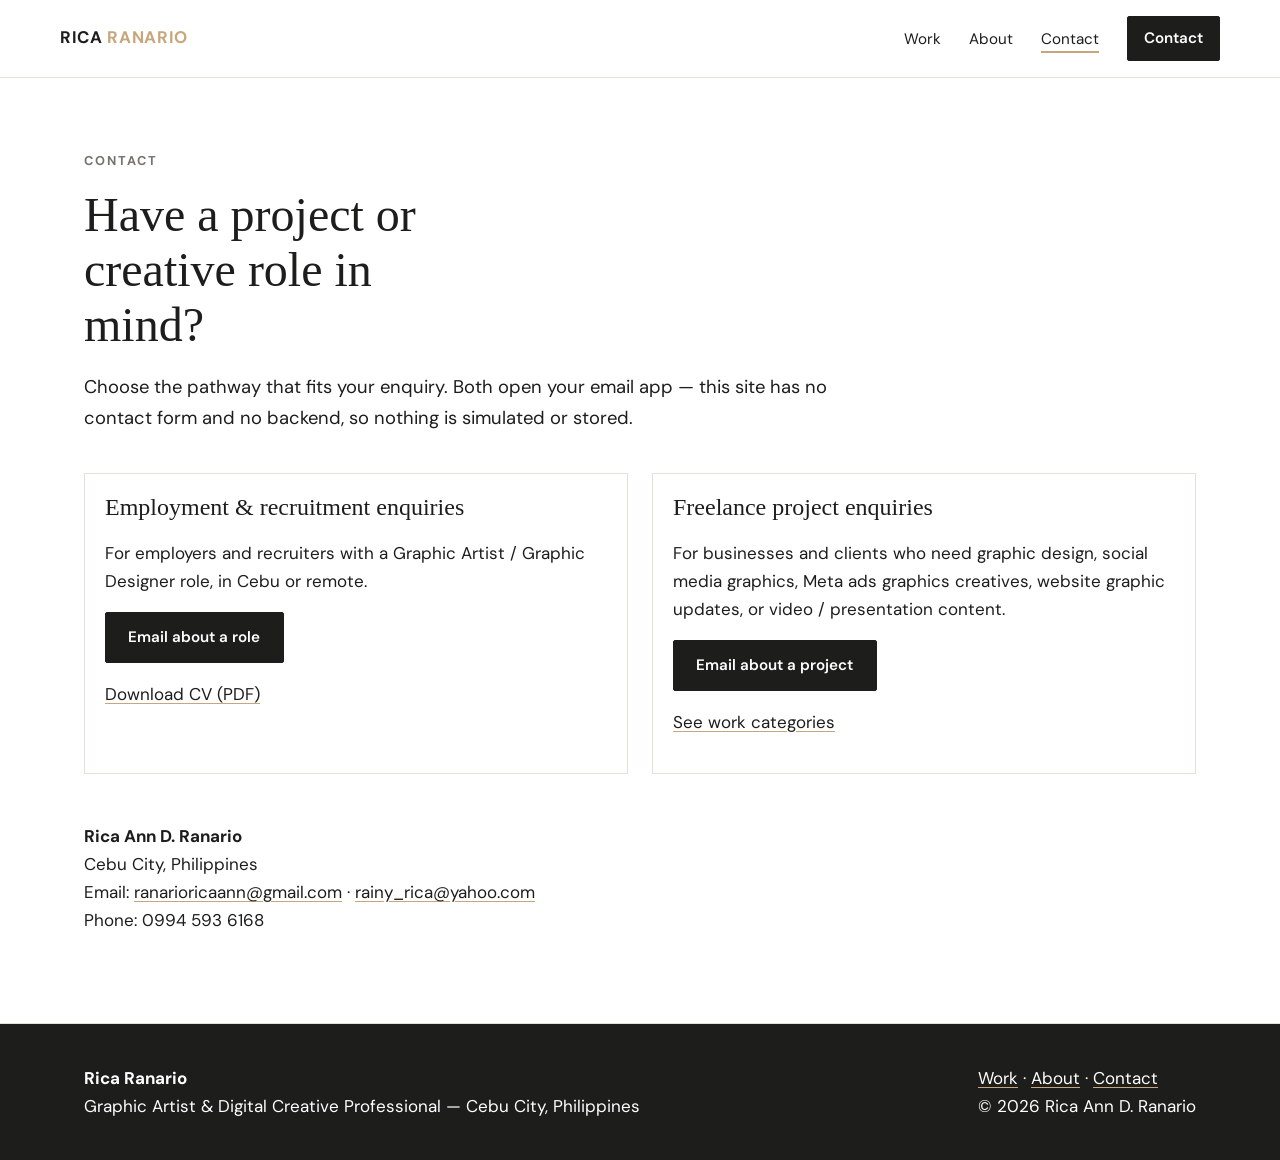
<file: contact.html>
<!DOCTYPE html>
<html lang="en">
<head>
<meta charset="UTF-8">
<meta name="viewport" content="width=device-width, initial-scale=1.0">
<title>Contact — Rica Ann D. Ranario | Employment &amp; Freelance Enquiries</title>
<meta name="description" content="Contact Rica Ann D. Ranario in Cebu City for employment and recruitment enquiries, or freelance graphic design and digital marketing creative projects.">
<meta property="og:type" content="website">
<meta property="og:title" content="Contact — Rica Ann D. Ranario">
<meta property="og:description" content="Separate pathways for employment/recruitment enquiries and freelance project enquiries.">
<meta property="og:url" content="https://ranarioricaann-portfolio.github.io/graphic-portfolio/contact.html">
<meta property="og:image" content="https://ranarioricaann-portfolio.github.io/graphic-portfolio/assets/favicon.svg">
<link rel="icon" href="assets/favicon.svg" type="image/svg+xml">
<link rel="preconnect" href="https://fonts.googleapis.com">
<link href="https://fonts.googleapis.com/css2?family=DM+Sans:wght@400;600;700&family=Inter:wght@400;600;700&display=swap" rel="stylesheet">
<link rel="stylesheet" href="assets/css/style.css">
</head>
<body>
<a class="skip-link" href="#main">Skip to main content</a>
<header class="site-header">
  <div class="wrap header-inner">
    <a class="wordmark" href="index.html">Rica <span>Ranario</span></a>
    <button class="nav-toggle" type="button" aria-expanded="false" aria-controls="main-nav">Menu</button>
    <nav class="main-nav" id="main-nav" aria-label="Main navigation">
      <ul>
        <li><a href="work.html" data-nav="work.html">Work</a></li>
        <li><a href="about.html" data-nav="about.html">About</a></li>
        <li><a href="contact.html" data-nav="contact.html">Contact</a></li>
        <li><a class="btn btn-small" href="contact.html">Contact</a></li>
      </ul>
    </nav>
  </div>
</header>
<main id="main">
  <section aria-labelledby="contact-heading">
    <div class="wrap">
      <p class="eyebrow">Contact</p>
      <h1 id="contact-heading" style="font-size:clamp(2rem,4vw,3rem)">Have a project or creative role in mind?</h1>
      <p class="lead">Choose the pathway that fits your enquiry. Both open your email app — this site has no contact form and no backend, so nothing is simulated or stored.</p>
      <div class="grid grid-2" style="margin-top:2.5rem">
        <article class="card"><div class="card-body">
          <h2 style="font-size:1.5rem">Employment &amp; recruitment enquiries</h2>
          <p>For employers and recruiters with a Graphic Artist / Graphic Designer role, in Cebu or remote.</p>
          <p><a class="btn" href="mailto:ranarioricaann@gmail.com?subject=Employment%20Enquiry%20—%20Graphic%20Artist%20Role">Email about a role</a></p>
          <p><a href="assets/Rica-Ann-Ranario-CV.pdf" download>Download CV (PDF)</a></p>
        </div></article>
        <article class="card"><div class="card-body">
          <h2 style="font-size:1.5rem">Freelance project enquiries</h2>
          <p>For businesses and clients who need graphic design, social media graphics, Meta ads graphics creatives, website graphic updates, or video / presentation content.</p>
          <p><a class="btn" href="mailto:ranarioricaann@gmail.com?subject=Freelance%20Project%20Enquiry%20—%20Graphic%20Design">Email about a project</a></p>
          <p><a href="work.html">See work categories</a></p>
        </div></article>
      </div>
      <address style="margin-top:3rem">
        <p><strong>Rica Ann D. Ranario</strong><br>Cebu City, Philippines<br>
        Email: <a href="mailto:ranarioricaann@gmail.com">ranarioricaann@gmail.com</a> · <a href="mailto:rainy_rica@yahoo.com">rainy_rica@yahoo.com</a><br>
        Phone: 0994 593 6168</p>
      </address>
    </div>
  </section>
</main>
<footer class="site-footer">
  <div class="wrap footer-inner">
    <div><strong>Rica Ranario</strong><br><span>Graphic Artist &amp; Digital Creative Professional — Cebu City, Philippines</span></div>
    <div><a href="work.html">Work</a> · <a href="about.html">About</a> · <a href="contact.html">Contact</a><br>© <span id="year">2026</span> Rica Ann D. Ranario</div>
  </div>
</footer>
<script src="assets/js/main.js"></script>
</body>
</html>
</file>
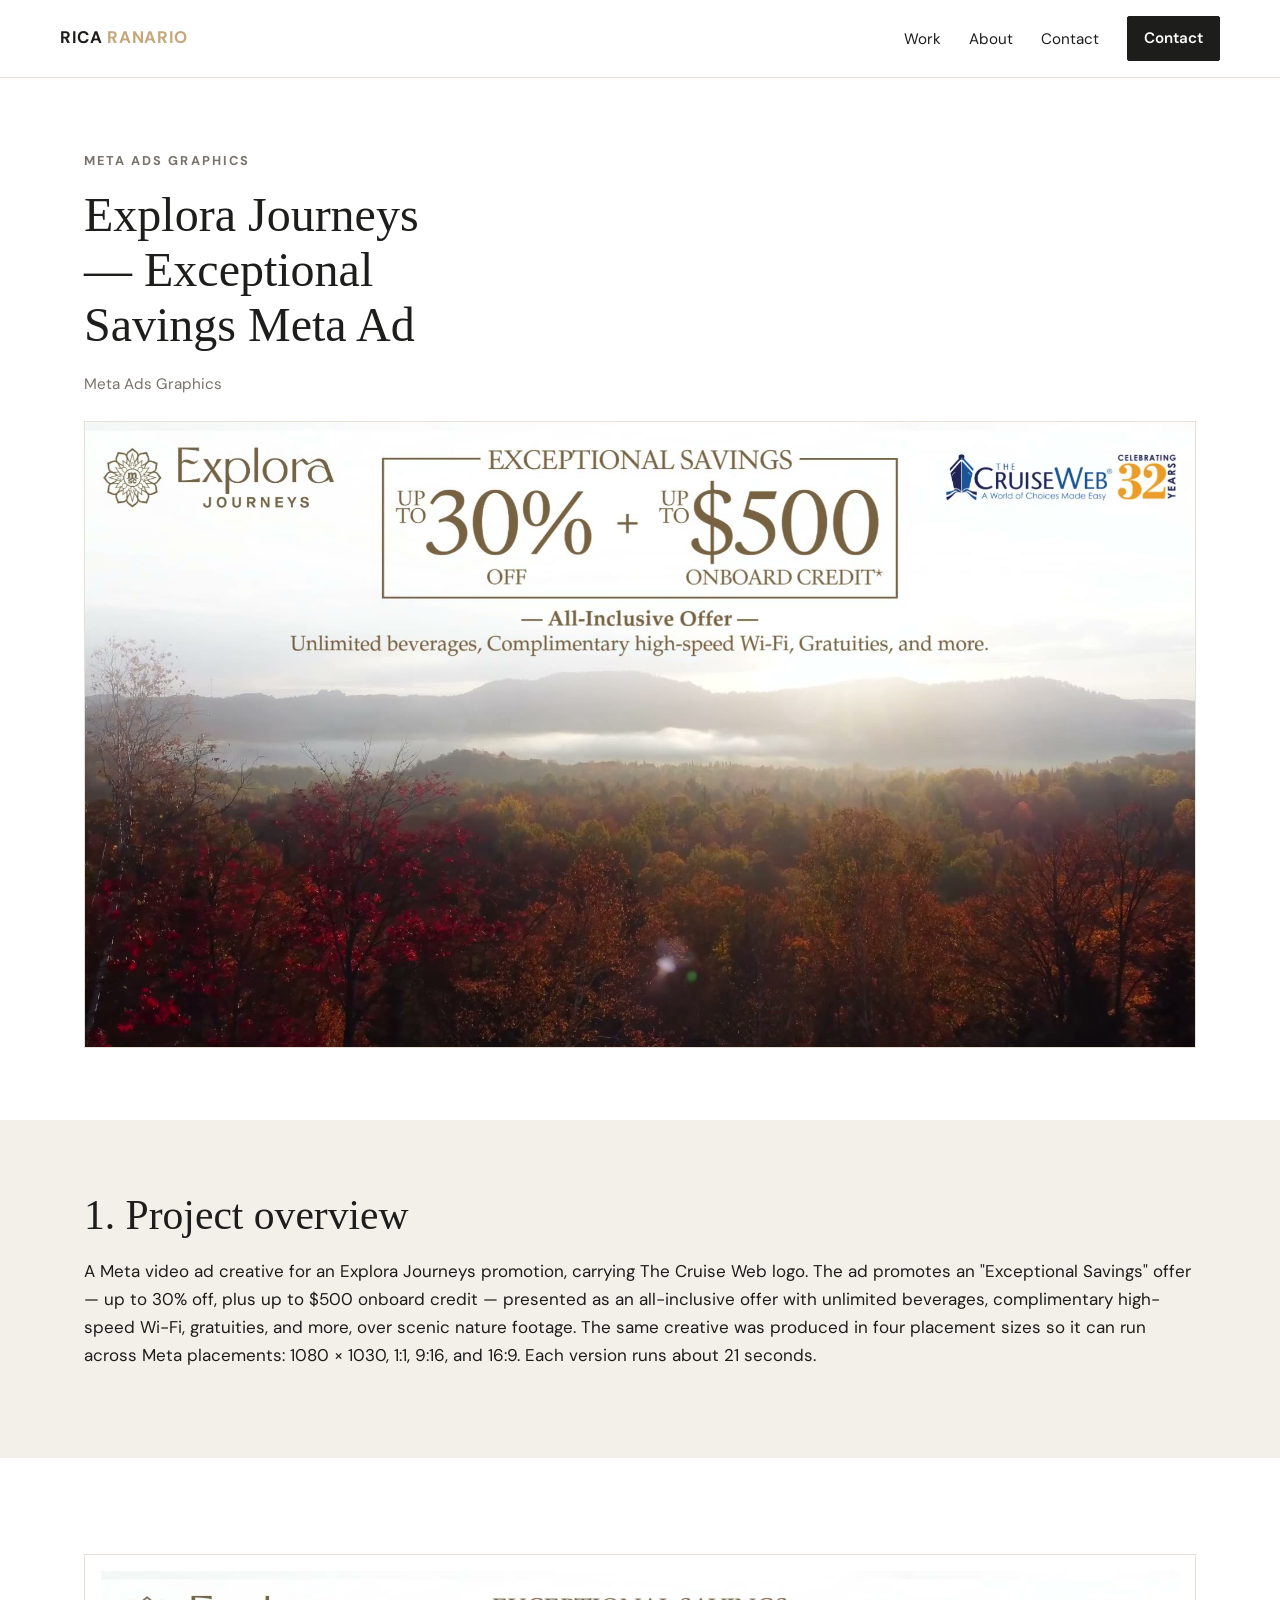
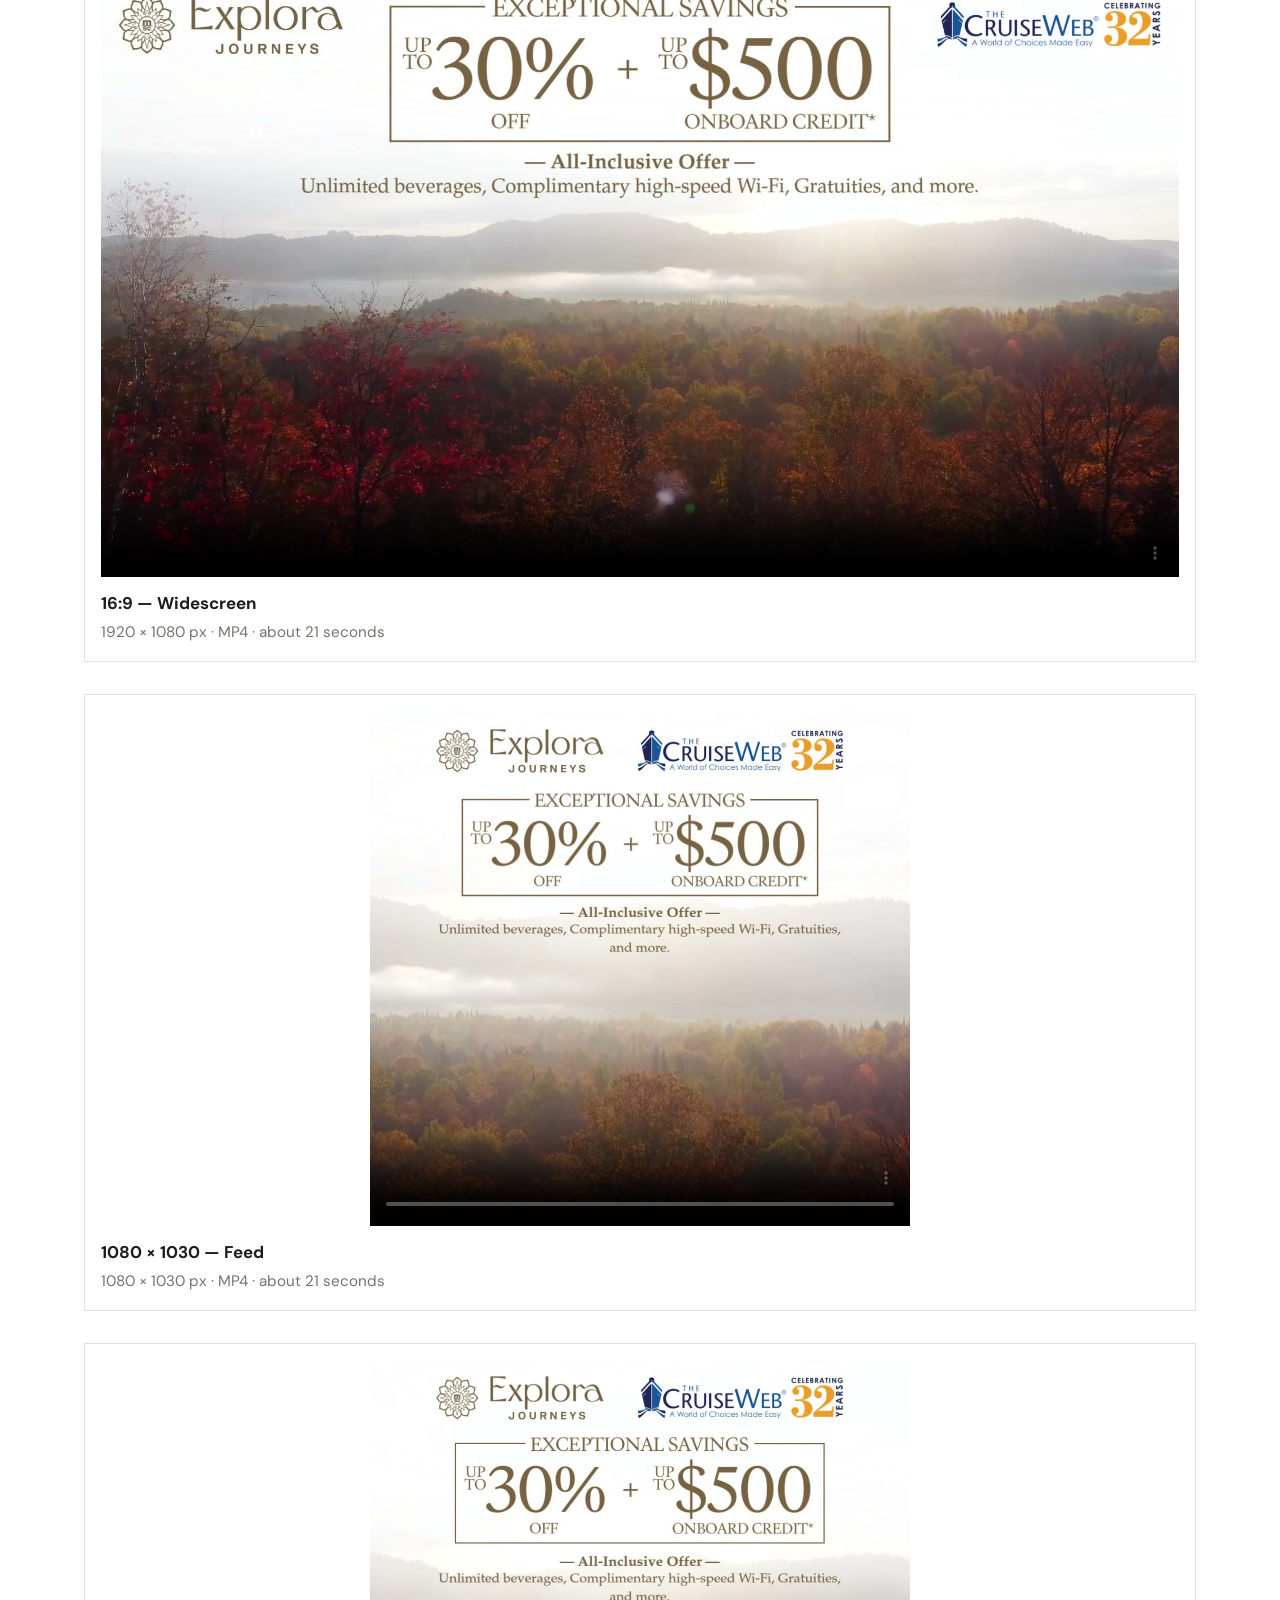
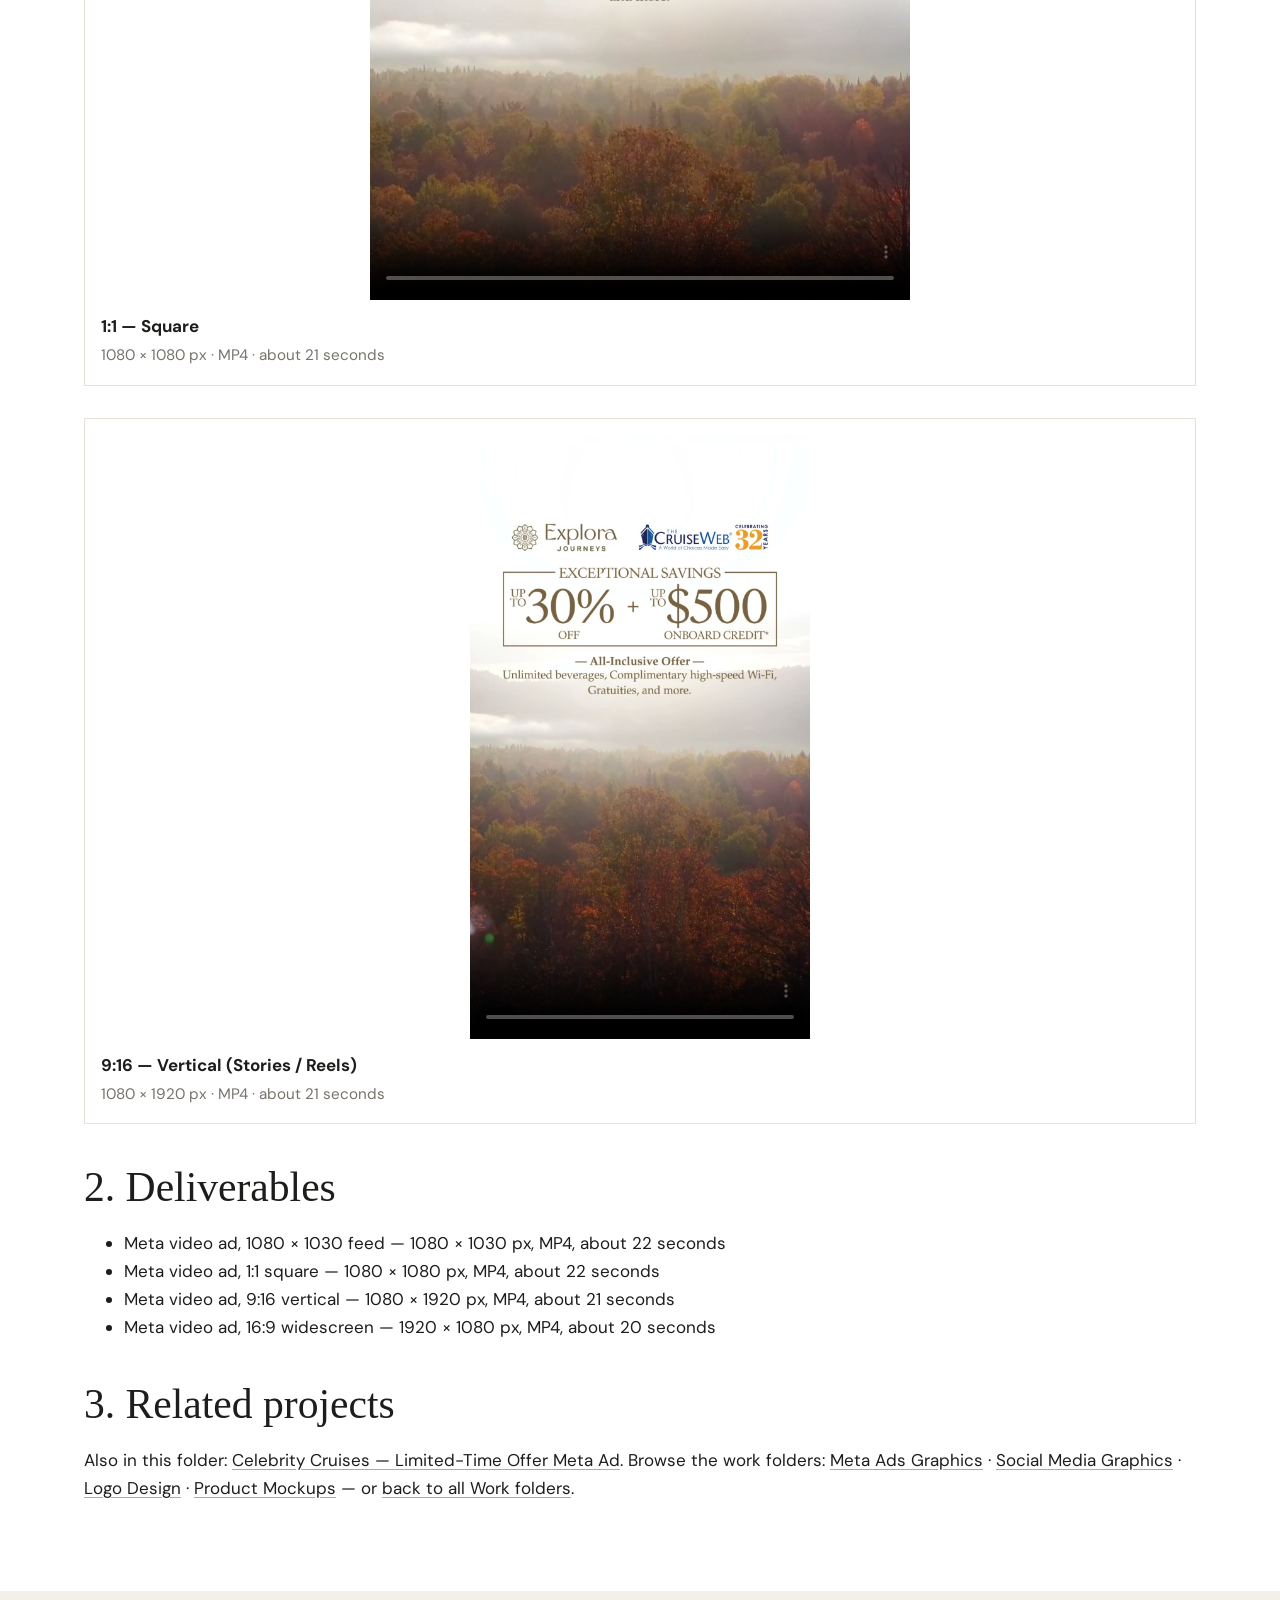
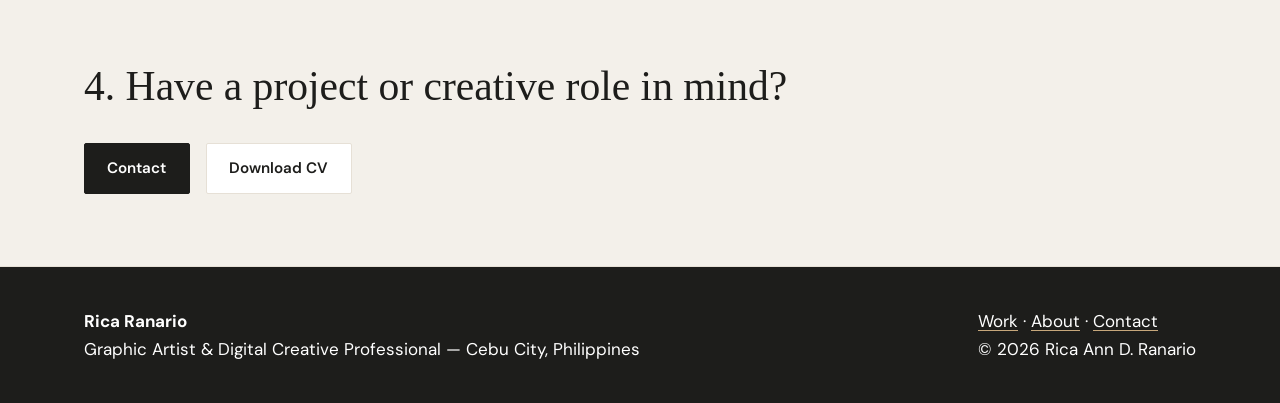
<file: explora-meta-ad.html>
<!DOCTYPE html>
<html lang="en">
<head>
<meta charset="UTF-8">
<meta name="viewport" content="width=device-width, initial-scale=1.0">
<title>Explora Journeys — Exceptional Savings Meta Ad | Rica Ann D. Ranario</title>
<meta name="description" content="Project: Explora Journeys — Exceptional Savings Meta video ad with The Cruise Web branding, produced in four placement sizes (1080×1030, 1:1, 9:16, 16:9) by Rica Ann D. Ranario.">
<meta property="og:type" content="website">
<meta property="og:title" content="Explora Journeys — Exceptional Savings Meta Ad">
<meta property="og:description" content="A Meta video ad creative produced in four placement sizes: 1080×1030, 1080×1080, 1080×1920, and 1920×1080, each about 21 seconds.">
<meta property="og:url" content="https://ranarioricaann-portfolio.github.io/graphic-portfolio/explora-meta-ad.html">
<meta property="og:image" content="https://ranarioricaann-portfolio.github.io/graphic-portfolio/assets/videos/explora-cruiseweb-meta-ad-1x1-poster.jpg">
<link rel="icon" href="assets/favicon.svg" type="image/svg+xml">
<link rel="preconnect" href="https://fonts.googleapis.com">
<link href="https://fonts.googleapis.com/css2?family=DM+Sans:wght@400;600;700&family=Inter:wght@400;600;700&display=swap" rel="stylesheet">
<link rel="stylesheet" href="assets/css/style.css">
</head>
<body>
<a class="skip-link" href="#main">Skip to main content</a>
<header class="site-header">
  <div class="wrap header-inner">
    <a class="wordmark" href="index.html">Rica <span>Ranario</span></a>
    <button class="nav-toggle" type="button" aria-expanded="false" aria-controls="main-nav">Menu</button>
    <nav class="main-nav" id="main-nav" aria-label="Main navigation">
      <ul>
        <li><a href="work.html" data-nav="work.html">Work</a></li>
        <li><a href="about.html" data-nav="about.html">About</a></li>
        <li><a href="contact.html" data-nav="contact.html">Contact</a></li>
        <li><a class="btn btn-small" href="contact.html">Contact</a></li>
      </ul>
    </nav>
  </div>
</header>
<main id="main">
  <section aria-labelledby="project-heading">
    <div class="wrap">
      <p class="eyebrow">Meta Ads Graphics</p>
      <h1 id="project-heading" style="font-size:clamp(2rem,4vw,3rem)">Explora Journeys — Exceptional Savings Meta Ad</h1>
      <p class="meta">Meta Ads Graphics</p>
      <img src="assets/videos/explora-cruiseweb-meta-ad-16x9-poster.jpg" alt="Frame from the Explora Journeys Meta video ad: scenic autumn forest with Explora Journeys and The Cruise Web logos and the Exceptional Savings promotion text" width="1920" height="1080" style="border:1px solid var(--sand);margin-top:1.5rem">
    </div>
  </section>

  <section class="section-alt" aria-labelledby="overview-heading"><div class="wrap">
    <h2 id="overview-heading">1. Project overview</h2>
    <p>A Meta video ad creative for an Explora Journeys promotion, carrying The Cruise Web logo. The ad promotes an "Exceptional Savings" offer — up to 30% off, plus up to $500 onboard credit — presented as an all-inclusive offer with unlimited beverages, complimentary high-speed Wi-Fi, gratuities, and more, over scenic nature footage. The same creative was produced in four placement sizes so it can run across Meta placements: 1080 × 1030, 1:1, 9:16, and 16:9. Each version runs about 21 seconds.</p>
  </div></section>

  <section aria-label="Watch the ad in all four sizes"><div class="wrap">
    <div class="video-list">
      <figure class="video-item">
        <video controls preload="metadata" poster="assets/videos/explora-cruiseweb-meta-ad-16x9-poster.jpg" width="1920" height="1080">
          <source src="assets/videos/explora-cruiseweb-meta-ad-16x9.mp4" type="video/mp4">
          Your browser does not support the video element. <a href="assets/videos/explora-cruiseweb-meta-ad-16x9.mp4">Download the 16:9 video</a>.
        </video>
        <figcaption><strong>16:9 — Widescreen</strong><span class="meta">1920 × 1080 px · MP4 · about 21 seconds</span></figcaption>
      </figure>
      <figure class="video-item">
        <video controls preload="metadata" poster="assets/videos/explora-cruiseweb-meta-ad-1080x1030-poster.jpg" width="1080" height="1030" style="max-width:540px;margin:0 auto">
          <source src="assets/videos/explora-cruiseweb-meta-ad-1080x1030.mp4" type="video/mp4">
          Your browser does not support the video element. <a href="assets/videos/explora-cruiseweb-meta-ad-1080x1030.mp4">Download the 1080 × 1030 video</a>.
        </video>
        <figcaption><strong>1080 × 1030 — Feed</strong><span class="meta">1080 × 1030 px · MP4 · about 21 seconds</span></figcaption>
      </figure>
      <figure class="video-item">
        <video controls preload="metadata" poster="assets/videos/explora-cruiseweb-meta-ad-1x1-poster.jpg" width="1080" height="1080" style="max-width:540px;margin:0 auto">
          <source src="assets/videos/explora-cruiseweb-meta-ad-1x1.mp4" type="video/mp4">
          Your browser does not support the video element. <a href="assets/videos/explora-cruiseweb-meta-ad-1x1.mp4">Download the 1:1 video</a>.
        </video>
        <figcaption><strong>1:1 — Square</strong><span class="meta">1080 × 1080 px · MP4 · about 21 seconds</span></figcaption>
      </figure>
      <figure class="video-item">
        <video controls preload="metadata" poster="assets/videos/explora-cruiseweb-meta-ad-9x16-poster.jpg" width="1080" height="1920" style="max-width:340px;margin:0 auto">
          <source src="assets/videos/explora-cruiseweb-meta-ad-9x16.mp4" type="video/mp4">
          Your browser does not support the video element. <a href="assets/videos/explora-cruiseweb-meta-ad-9x16.mp4">Download the 9:16 video</a>.
        </video>
        <figcaption><strong>9:16 — Vertical (Stories / Reels)</strong><span class="meta">1080 × 1920 px · MP4 · about 21 seconds</span></figcaption>
      </figure>
    </div>
    <h2 style="margin-top:2.5rem">2. Deliverables</h2>
    <ul>
      <li>Meta video ad, 1080 × 1030 feed — 1080 × 1030 px, MP4, about 22 seconds</li>
      <li>Meta video ad, 1:1 square — 1080 × 1080 px, MP4, about 22 seconds</li>
      <li>Meta video ad, 9:16 vertical — 1080 × 1920 px, MP4, about 21 seconds</li>
      <li>Meta video ad, 16:9 widescreen — 1920 × 1080 px, MP4, about 20 seconds</li>
    </ul>
    <h2 style="margin-top:2.5rem">3. Related projects</h2>
    <p>Also in this folder: <a href="celebrity-meta-ad.html">Celebrity Cruises — Limited-Time Offer Meta Ad</a>. Browse the work folders: <a href="meta-ads-graphics.html">Meta Ads Graphics</a> · <a href="social-media-stories.html">Social Media Graphics</a> · <a href="logo-design.html">Logo Design</a> · <a href="product-mockups.html">Product Mockups</a> — or <a href="work.html">back to all Work folders</a>.</p>
  </div></section>

  <section class="section-alt" aria-labelledby="project-contact-heading"><div class="wrap">
    <h2 id="project-contact-heading">4. Have a project or creative role in mind?</h2>
    <div class="cta-actions"><a class="btn" href="contact.html">Contact</a><a class="btn btn-light" href="assets/Rica-Ann-Ranario-CV.pdf" download>Download CV</a></div>
  </div></section>
</main>
<footer class="site-footer">
  <div class="wrap footer-inner">
    <div><strong>Rica Ranario</strong><br><span>Graphic Artist &amp; Digital Creative Professional — Cebu City, Philippines</span></div>
    <div><a href="work.html">Work</a> · <a href="about.html">About</a> · <a href="contact.html">Contact</a><br>© <span id="year">2026</span> Rica Ann D. Ranario</div>
  </div>
</footer>
<script src="assets/js/main.js"></script>
</body>
</html>
</file>
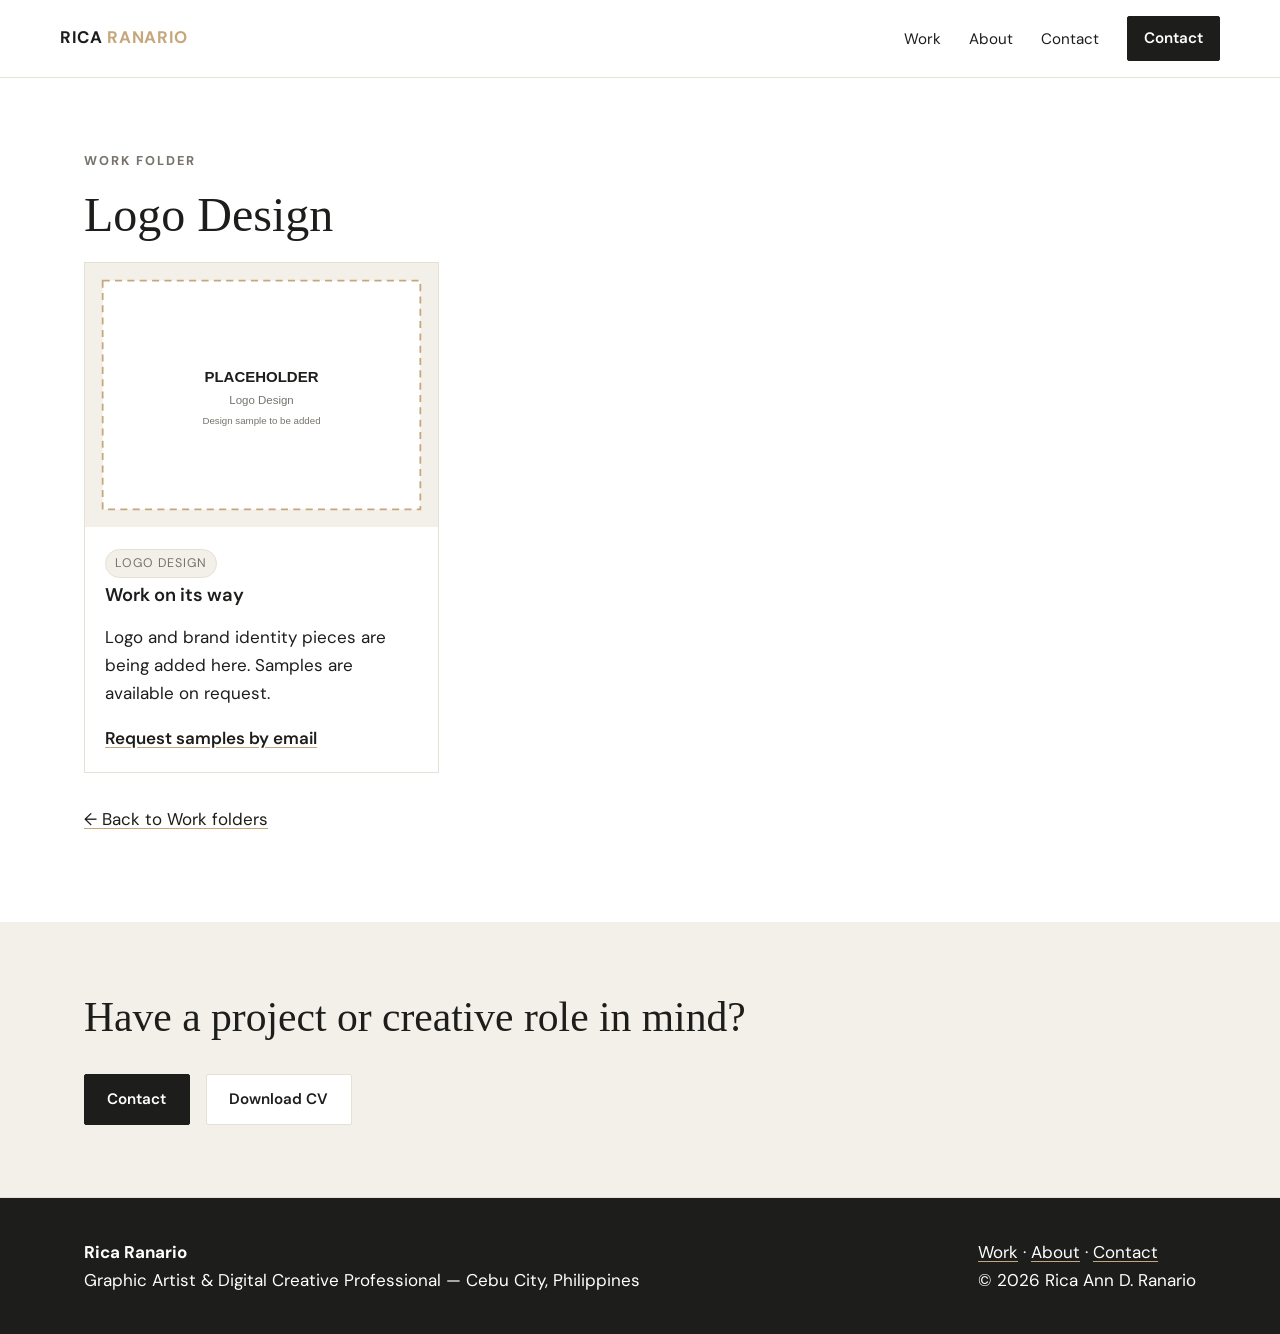
<file: logo-design.html>
<!DOCTYPE html>
<html lang="en">
<head>
<meta charset="UTF-8">
<meta name="viewport" content="width=device-width, initial-scale=1.0">
<title>Logo Design — Rica Ann D. Ranario | Graphic Design Portfolio</title>
<meta name="description" content="Logo Design folder of Rica Ann D. Ranario's portfolio. Logo and brand identity pieces are being added here; samples are available on request.">
<meta property="og:type" content="website">
<meta property="og:title" content="Logo Design — Rica Ann D. Ranario">
<meta property="og:description" content="Logo Design folder — work on its way; samples available on request.">
<meta property="og:url" content="https://ranarioricaann-portfolio.github.io/graphic-portfolio/logo-design.html">
<meta property="og:image" content="https://ranarioricaann-portfolio.github.io/graphic-portfolio/assets/favicon.svg">
<link rel="icon" href="assets/favicon.svg" type="image/svg+xml">
<link rel="preconnect" href="https://fonts.googleapis.com">
<link href="https://fonts.googleapis.com/css2?family=DM+Sans:wght@400;600;700&family=Inter:wght@400;600;700&display=swap" rel="stylesheet">
<link rel="stylesheet" href="assets/css/style.css">
</head>
<body>
<a class="skip-link" href="#main">Skip to main content</a>
<header class="site-header">
  <div class="wrap header-inner">
    <a class="wordmark" href="index.html">Rica <span>Ranario</span></a>
    <button class="nav-toggle" type="button" aria-expanded="false" aria-controls="main-nav">Menu</button>
    <nav class="main-nav" id="main-nav" aria-label="Main navigation">
      <ul>
        <li><a href="work.html" data-nav="work.html">Work</a></li>
        <li><a href="about.html" data-nav="about.html">About</a></li>
        <li><a href="contact.html" data-nav="contact.html">Contact</a></li>
        <li><a class="btn btn-small" href="contact.html">Contact</a></li>
      </ul>
    </nav>
  </div>
</header>
<main id="main">
  <section aria-labelledby="folder-heading">
    <div class="wrap">
      <p class="eyebrow">Work folder</p>
      <h1 id="folder-heading" style="font-size:clamp(2rem,4vw,3rem)">Logo Design</h1>
      <div class="grid grid-3">
        <article class="card project-card" data-category="logo-design">
          <img src="assets/placeholders/logo-design.svg" alt="Placeholder — design sample to be added: Logo Design" width="800" height="600">
          <div class="card-body"><span class="tag">Logo Design</span><h3>Work on its way</h3><p>Logo and brand identity pieces are being added here. Samples are available on request.</p><a class="card-link" href="contact.html">Request samples by email</a></div>
        </article>
      </div>
      <p style="margin-top:2rem"><a href="work.html">← Back to Work folders</a></p>
    </div>
  </section>
  <section class="section-alt" aria-labelledby="folder-contact-heading">
    <div class="wrap">
      <h2 id="folder-contact-heading">Have a project or creative role in mind?</h2>
      <div class="cta-actions"><a class="btn" href="contact.html">Contact</a><a class="btn btn-light" href="assets/Rica-Ann-Ranario-CV.pdf" download>Download CV</a></div>
    </div>
  </section>
</main>
<footer class="site-footer">
  <div class="wrap footer-inner">
    <div><strong>Rica Ranario</strong><br><span>Graphic Artist &amp; Digital Creative Professional — Cebu City, Philippines</span></div>
    <div><a href="work.html">Work</a> · <a href="about.html">About</a> · <a href="contact.html">Contact</a><br>© <span id="year">2026</span> Rica Ann D. Ranario</div>
  </div>
</footer>
<script src="assets/js/main.js"></script>
</body>
</html>
</file>
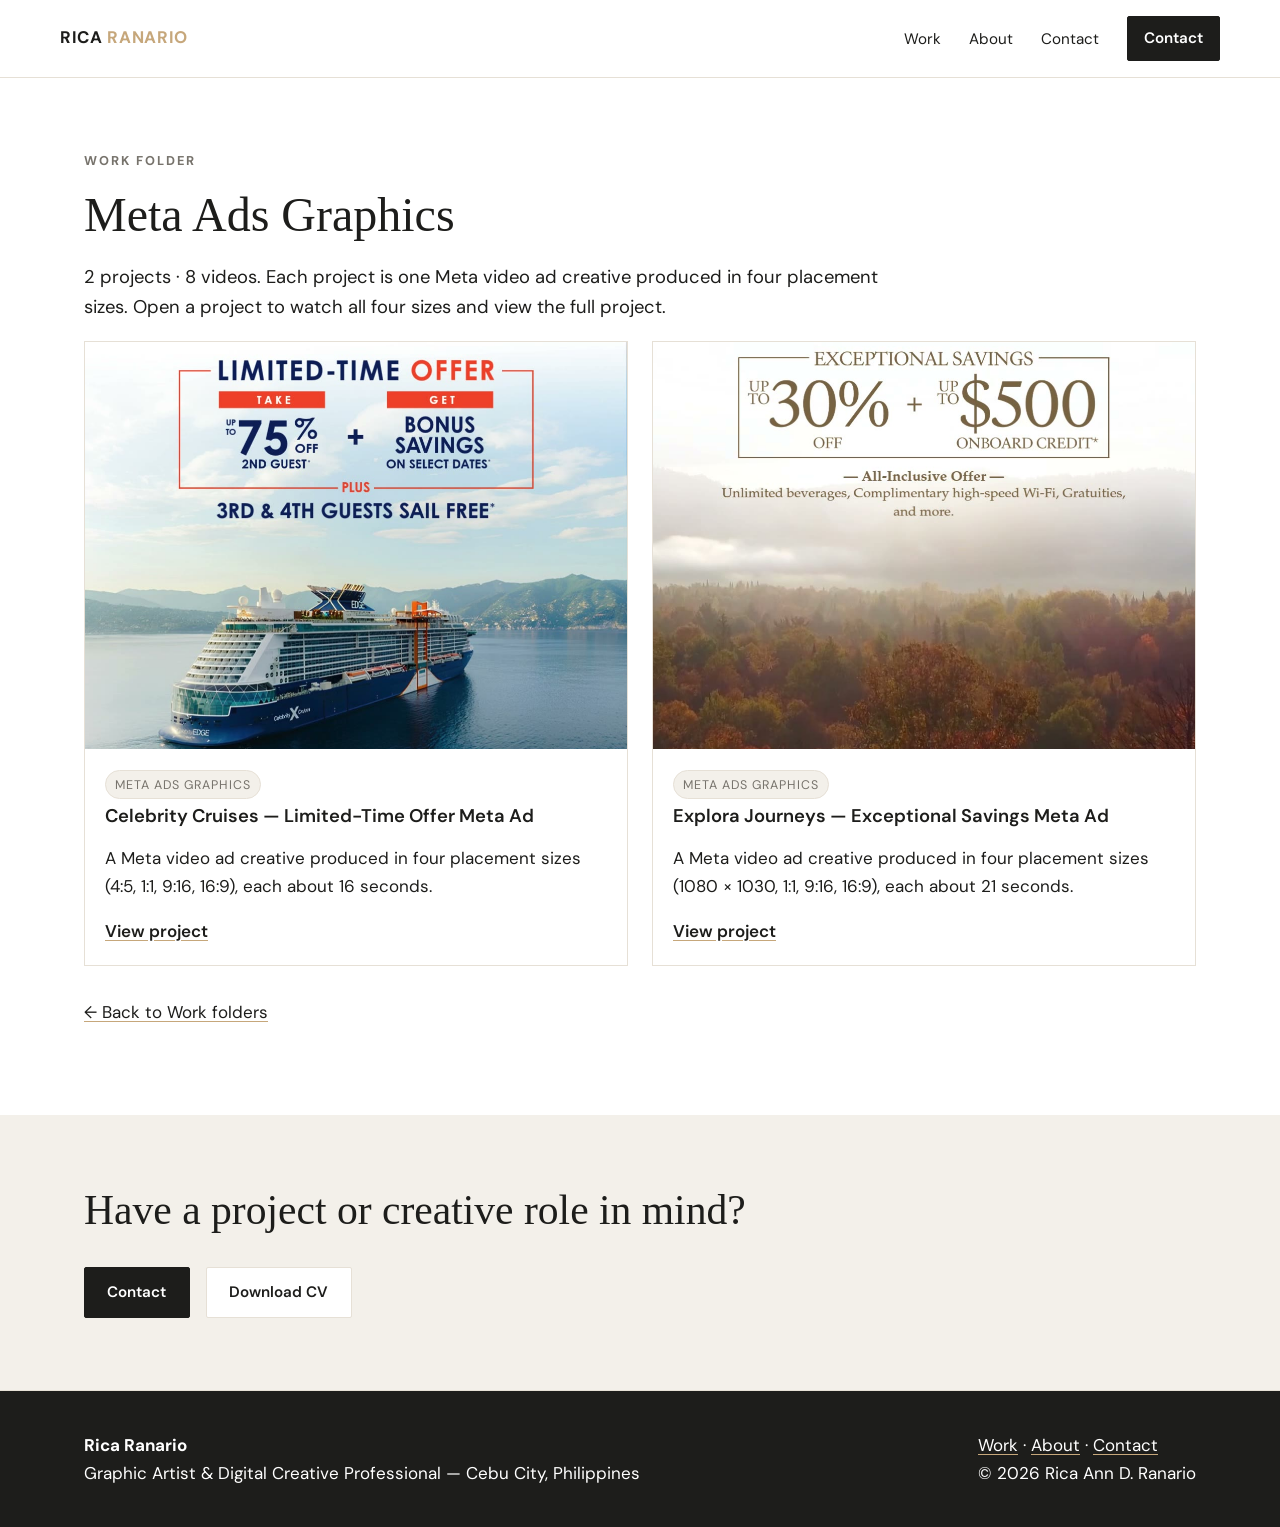
<file: meta-ads-graphics.html>
<!DOCTYPE html>
<html lang="en">
<head>
<meta charset="UTF-8">
<meta name="viewport" content="width=device-width, initial-scale=1.0">
<title>Meta Ads Graphics — Rica Ann D. Ranario | Graphic Design Portfolio</title>
<meta name="description" content="Meta Ads Graphics folder: two Meta video ad projects by Rica Ann D. Ranario — Celebrity Cruises Limited-Time Offer and Explora Journeys Exceptional Savings, each produced in four placement sizes (8 videos in total).">
<meta property="og:type" content="website">
<meta property="og:title" content="Meta Ads Graphics — Rica Ann D. Ranario">
<meta property="og:description" content="Two Meta video ad projects, each in four placement sizes: Celebrity Cruises and Explora Journeys, with The Cruise Web.">
<meta property="og:url" content="https://ranarioricaann-portfolio.github.io/graphic-portfolio/meta-ads-graphics.html">
<meta property="og:image" content="https://ranarioricaann-portfolio.github.io/graphic-portfolio/assets/videos/celebrity-cruiseweb-meta-ad-1x1-poster.jpg">
<link rel="icon" href="assets/favicon.svg" type="image/svg+xml">
<link rel="preconnect" href="https://fonts.googleapis.com">
<link href="https://fonts.googleapis.com/css2?family=DM+Sans:wght@400;600;700&family=Inter:wght@400;600;700&display=swap" rel="stylesheet">
<link rel="stylesheet" href="assets/css/style.css">
</head>
<body>
<a class="skip-link" href="#main">Skip to main content</a>
<header class="site-header">
  <div class="wrap header-inner">
    <a class="wordmark" href="index.html">Rica <span>Ranario</span></a>
    <button class="nav-toggle" type="button" aria-expanded="false" aria-controls="main-nav">Menu</button>
    <nav class="main-nav" id="main-nav" aria-label="Main navigation">
      <ul>
        <li><a href="work.html" data-nav="work.html">Work</a></li>
        <li><a href="about.html" data-nav="about.html">About</a></li>
        <li><a href="contact.html" data-nav="contact.html">Contact</a></li>
        <li><a class="btn btn-small" href="contact.html">Contact</a></li>
      </ul>
    </nav>
  </div>
</header>
<main id="main">
  <section aria-labelledby="meta-ads-heading">
    <div class="wrap">
      <p class="eyebrow">Work folder</p>
      <h1 id="meta-ads-heading" style="font-size:clamp(2rem,4vw,3rem)">Meta Ads Graphics</h1>
      <p class="lead">2 projects · 8 videos. Each project is one Meta video ad creative produced in four placement sizes. Open a project to watch all four sizes and view the full project.</p>

      <div class="grid grid-2">
        <article class="card project-card" data-category="digital-advertising">
          <img src="assets/videos/celebrity-cruiseweb-meta-ad-1x1-poster.jpg" alt="Celebrity Cruises Meta video ad, square version: Celebrity Edge ship with The Cruise Web logo and Limited-Time Offer text — up to 75% off 2nd guest, bonus savings, 3rd and 4th guests sail free" width="1080" height="1080">
          <div class="card-body"><span class="tag">Meta Ads Graphics</span><h3>Celebrity Cruises — Limited-Time Offer Meta Ad</h3><p>A Meta video ad creative produced in four placement sizes (4:5, 1:1, 9:16, 16:9), each about 16 seconds.</p><a class="card-link" href="celebrity-meta-ad.html">View project</a></div>
        </article>
        <article class="card project-card" data-category="digital-advertising">
          <img src="assets/videos/explora-cruiseweb-meta-ad-1x1-poster.jpg" alt="Explora Journeys Meta video ad, square version: scenic autumn forest with Explora Journeys and The Cruise Web logos and Exceptional Savings text — up to 30% off, up to $500 onboard credit, all-inclusive offer" width="1080" height="1080">
          <div class="card-body"><span class="tag">Meta Ads Graphics</span><h3>Explora Journeys — Exceptional Savings Meta Ad</h3><p>A Meta video ad creative produced in four placement sizes (1080 × 1030, 1:1, 9:16, 16:9), each about 21 seconds.</p><a class="card-link" href="explora-meta-ad.html">View project</a></div>
        </article>
      </div>
      <p style="margin-top:2rem"><a href="work.html">← Back to Work folders</a></p>
    </div>
  </section>
  <section class="section-alt" aria-labelledby="meta-ads-contact-heading">
    <div class="wrap">
      <h2 id="meta-ads-contact-heading">Have a project or creative role in mind?</h2>
      <div class="cta-actions"><a class="btn" href="contact.html">Contact</a><a class="btn btn-light" href="assets/Rica-Ann-Ranario-CV.pdf" download>Download CV</a></div>
    </div>
  </section>
</main>
<footer class="site-footer">
  <div class="wrap footer-inner">
    <div><strong>Rica Ranario</strong><br><span>Graphic Artist &amp; Digital Creative Professional — Cebu City, Philippines</span></div>
    <div><a href="work.html">Work</a> · <a href="about.html">About</a> · <a href="contact.html">Contact</a><br>© <span id="year">2026</span> Rica Ann D. Ranario</div>
  </div>
</footer>
<script src="assets/js/main.js"></script>
</body>
</html>
</file>
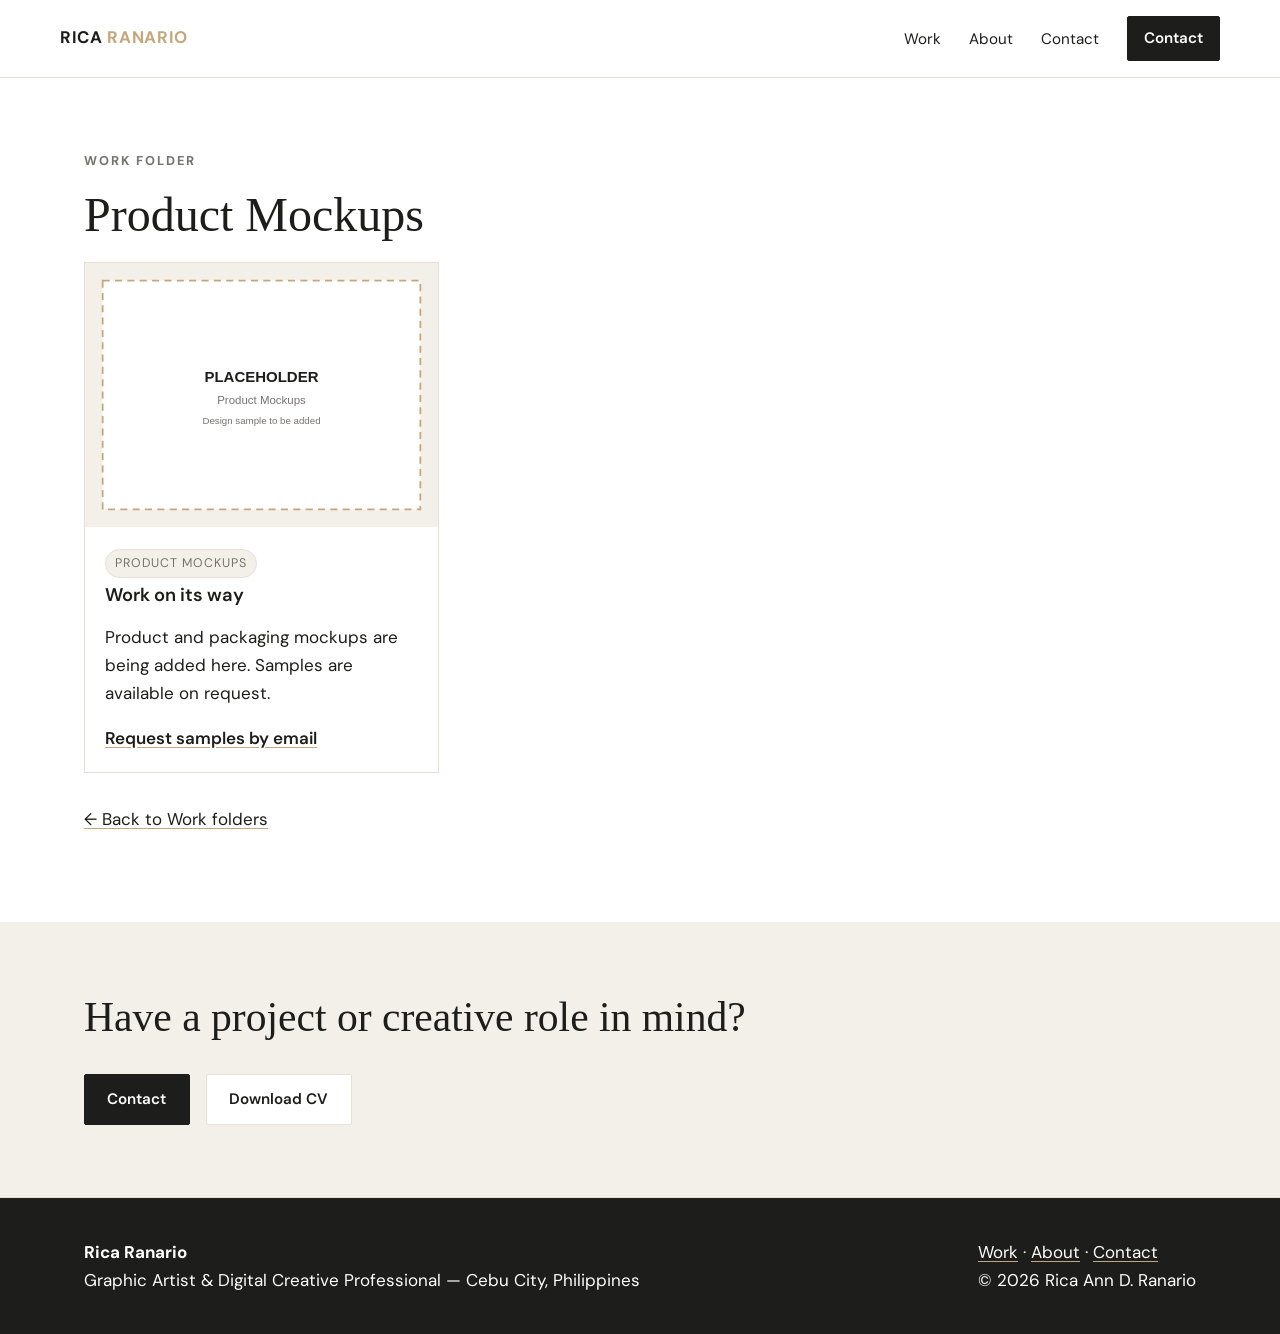
<file: product-mockups.html>
<!DOCTYPE html>
<html lang="en">
<head>
<meta charset="UTF-8">
<meta name="viewport" content="width=device-width, initial-scale=1.0">
<title>Product Mockups — Rica Ann D. Ranario | Graphic Design Portfolio</title>
<meta name="description" content="Product Mockups folder of Rica Ann D. Ranario's portfolio. Product and packaging mockups are being added here; samples are available on request.">
<meta property="og:type" content="website">
<meta property="og:title" content="Product Mockups — Rica Ann D. Ranario">
<meta property="og:description" content="Product Mockups folder — work on its way; samples available on request.">
<meta property="og:url" content="https://ranarioricaann-portfolio.github.io/graphic-portfolio/product-mockups.html">
<meta property="og:image" content="https://ranarioricaann-portfolio.github.io/graphic-portfolio/assets/favicon.svg">
<link rel="icon" href="assets/favicon.svg" type="image/svg+xml">
<link rel="preconnect" href="https://fonts.googleapis.com">
<link href="https://fonts.googleapis.com/css2?family=DM+Sans:wght@400;600;700&family=Inter:wght@400;600;700&display=swap" rel="stylesheet">
<link rel="stylesheet" href="assets/css/style.css">
</head>
<body>
<a class="skip-link" href="#main">Skip to main content</a>
<header class="site-header">
  <div class="wrap header-inner">
    <a class="wordmark" href="index.html">Rica <span>Ranario</span></a>
    <button class="nav-toggle" type="button" aria-expanded="false" aria-controls="main-nav">Menu</button>
    <nav class="main-nav" id="main-nav" aria-label="Main navigation">
      <ul>
        <li><a href="work.html" data-nav="work.html">Work</a></li>
        <li><a href="about.html" data-nav="about.html">About</a></li>
        <li><a href="contact.html" data-nav="contact.html">Contact</a></li>
        <li><a class="btn btn-small" href="contact.html">Contact</a></li>
      </ul>
    </nav>
  </div>
</header>
<main id="main">
  <section aria-labelledby="folder-heading">
    <div class="wrap">
      <p class="eyebrow">Work folder</p>
      <h1 id="folder-heading" style="font-size:clamp(2rem,4vw,3rem)">Product Mockups</h1>
      <div class="grid grid-3">
        <article class="card project-card" data-category="product-mockups">
          <img src="assets/placeholders/product-mockups.svg" alt="Placeholder — design sample to be added: Product Mockups" width="800" height="600">
          <div class="card-body"><span class="tag">Product Mockups</span><h3>Work on its way</h3><p>Product and packaging mockups are being added here. Samples are available on request.</p><a class="card-link" href="contact.html">Request samples by email</a></div>
        </article>
      </div>
      <p style="margin-top:2rem"><a href="work.html">← Back to Work folders</a></p>
    </div>
  </section>
  <section class="section-alt" aria-labelledby="folder-contact-heading">
    <div class="wrap">
      <h2 id="folder-contact-heading">Have a project or creative role in mind?</h2>
      <div class="cta-actions"><a class="btn" href="contact.html">Contact</a><a class="btn btn-light" href="assets/Rica-Ann-Ranario-CV.pdf" download>Download CV</a></div>
    </div>
  </section>
</main>
<footer class="site-footer">
  <div class="wrap footer-inner">
    <div><strong>Rica Ranario</strong><br><span>Graphic Artist &amp; Digital Creative Professional — Cebu City, Philippines</span></div>
    <div><a href="work.html">Work</a> · <a href="about.html">About</a> · <a href="contact.html">Contact</a><br>© <span id="year">2026</span> Rica Ann D. Ranario</div>
  </div>
</footer>
<script src="assets/js/main.js"></script>
</body>
</html>
</file>
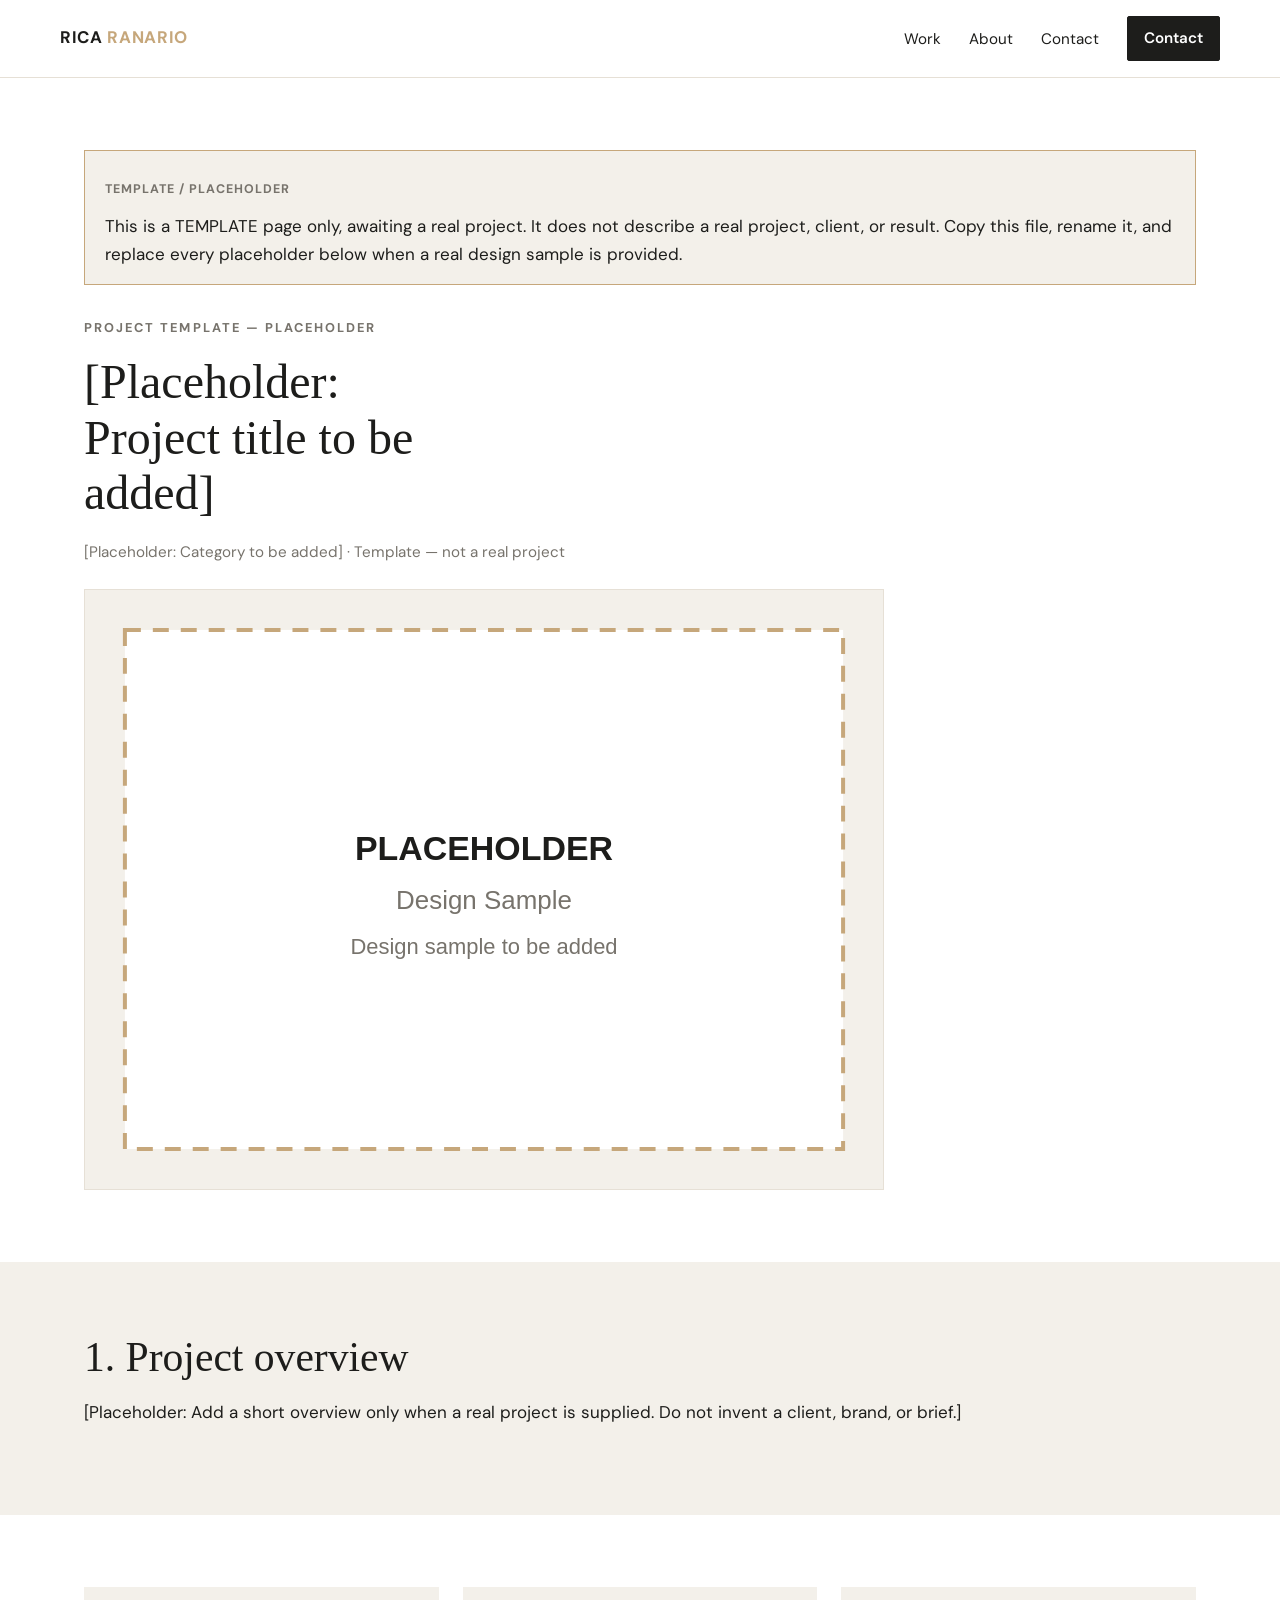
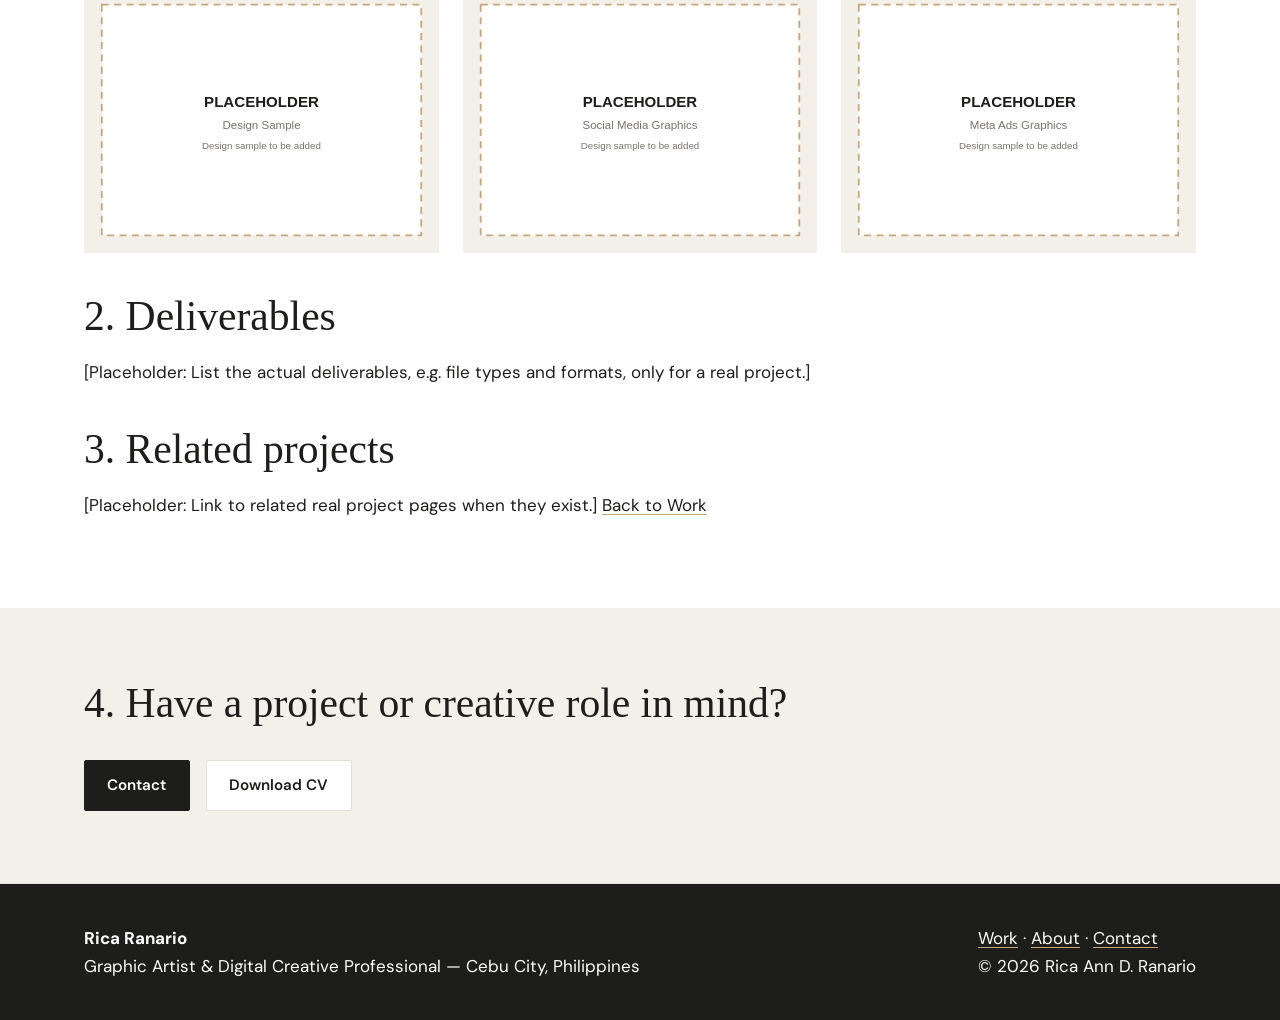
<file: project-template.html>
<!DOCTYPE html>
<html lang="en">
<head>
<meta charset="UTF-8">
<meta name="viewport" content="width=device-width, initial-scale=1.0">
<title>Project Template — Placeholder | Rica Ann D. Ranario</title>
<meta name="description" content="Template page only: a placeholder project layout awaiting a real project from Rica Ann D. Ranario. It does not describe a real project, client, or result.">
<meta name="robots" content="noindex">
<meta property="og:type" content="website">
<meta property="og:title" content="Project Template — Placeholder">
<meta property="og:description" content="Template / placeholder page awaiting a real project. Not a real project.">
<meta property="og:url" content="https://ranarioricaann-portfolio.github.io/graphic-portfolio/project-template.html">
<meta property="og:image" content="https://ranarioricaann-portfolio.github.io/graphic-portfolio/assets/favicon.svg">
<link rel="icon" href="assets/favicon.svg" type="image/svg+xml">
<link rel="preconnect" href="https://fonts.googleapis.com">
<link href="https://fonts.googleapis.com/css2?family=DM+Sans:wght@400;600;700&family=Inter:wght@400;600;700&display=swap" rel="stylesheet">
<link rel="stylesheet" href="assets/css/style.css">
</head>
<body>
<a class="skip-link" href="#main">Skip to main content</a>
<header class="site-header">
  <div class="wrap header-inner">
    <a class="wordmark" href="index.html">Rica <span>Ranario</span></a>
    <button class="nav-toggle" type="button" aria-expanded="false" aria-controls="main-nav">Menu</button>
    <nav class="main-nav" id="main-nav" aria-label="Main navigation">
      <ul>
        <li><a href="work.html" data-nav="work.html">Work</a></li>
        <li><a href="about.html" data-nav="about.html">About</a></li>
        <li><a href="contact.html" data-nav="contact.html">Contact</a></li>
        <li><a class="btn btn-small" href="contact.html">Contact</a></li>
      </ul>
    </nav>
  </div>
</header>
<main id="main">
  <section aria-labelledby="template-heading">
    <div class="wrap">
      <div class="notice" role="note"><p class="placeholder-label">Template / Placeholder</p><p style="margin:.3rem 0 0">This is a TEMPLATE page only, awaiting a real project. It does not describe a real project, client, or result. Copy this file, rename it, and replace every placeholder below when a real design sample is provided.</p></div>
      <p class="eyebrow">Project template — placeholder</p>
      <h1 id="template-heading" style="font-size:clamp(2rem,4vw,3rem)">[Placeholder: Project title to be added]</h1>
      <p class="meta">[Placeholder: Category to be added] · Template — not a real project</p>
      <img src="assets/placeholders/design-sample.svg" alt="Placeholder — design sample to be added: project template hero image" width="800" height="600" style="border:1px solid var(--sand);margin-top:1.5rem">
    </div>
  </section>

  <section class="section-alt" aria-labelledby="overview-heading"><div class="wrap">
    <h2 id="overview-heading">1. Project overview</h2>
    <p>[Placeholder: Add a short overview only when a real project is supplied. Do not invent a client, brand, or brief.]</p>
  </div></section>

  <section aria-label="Design samples"><div class="wrap">
    <div class="grid grid-3">
      <img src="assets/placeholders/design-sample.svg" alt="Placeholder — design sample to be added: design sample image 1" width="800" height="600">
      <img src="assets/placeholders/social-media.svg" alt="Placeholder — design sample to be added: design sample image 2" width="800" height="600">
      <img src="assets/placeholders/meta-ads-graphics.svg" alt="Placeholder — design sample to be added: design sample image 3" width="800" height="600">
    </div>
    <h2 style="margin-top:2.5rem">2. Deliverables</h2>
    <p>[Placeholder: List the actual deliverables, e.g. file types and formats, only for a real project.]</p>
    <h2 style="margin-top:2.5rem">3. Related projects</h2>
    <p>[Placeholder: Link to related real project pages when they exist.] <a href="work.html">Back to Work</a></p>
  </div></section>

  <section class="section-alt" aria-labelledby="template-contact-heading"><div class="wrap">
    <h2 id="template-contact-heading">4. Have a project or creative role in mind?</h2>
    <div class="cta-actions"><a class="btn" href="contact.html">Contact</a><a class="btn btn-light" href="assets/Rica-Ann-Ranario-CV.pdf" download>Download CV</a></div>
  </div></section>
</main>
<footer class="site-footer">
  <div class="wrap footer-inner">
    <div><strong>Rica Ranario</strong><br><span>Graphic Artist &amp; Digital Creative Professional — Cebu City, Philippines</span></div>
    <div><a href="work.html">Work</a> · <a href="about.html">About</a> · <a href="contact.html">Contact</a><br>© <span id="year">2026</span> Rica Ann D. Ranario</div>
  </div>
</footer>
<script src="assets/js/main.js"></script>
</body>
</html>
</file>
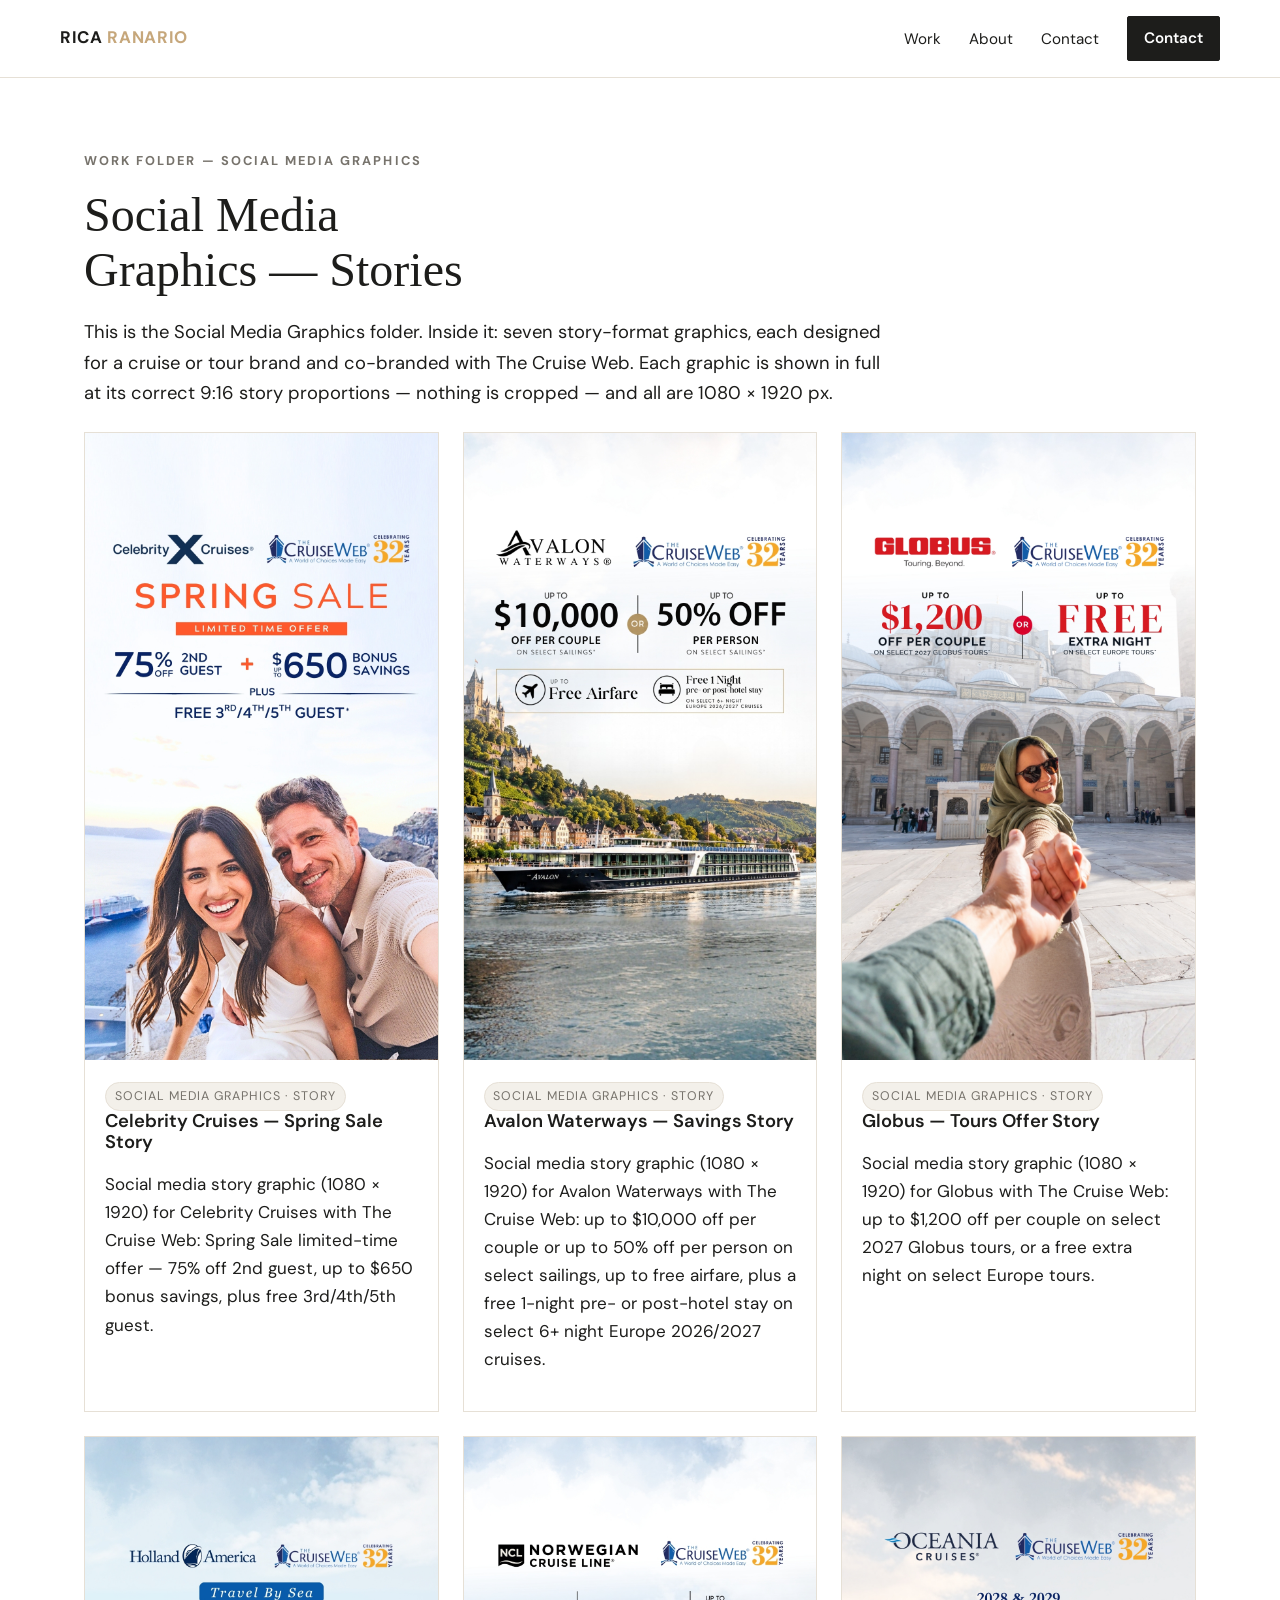
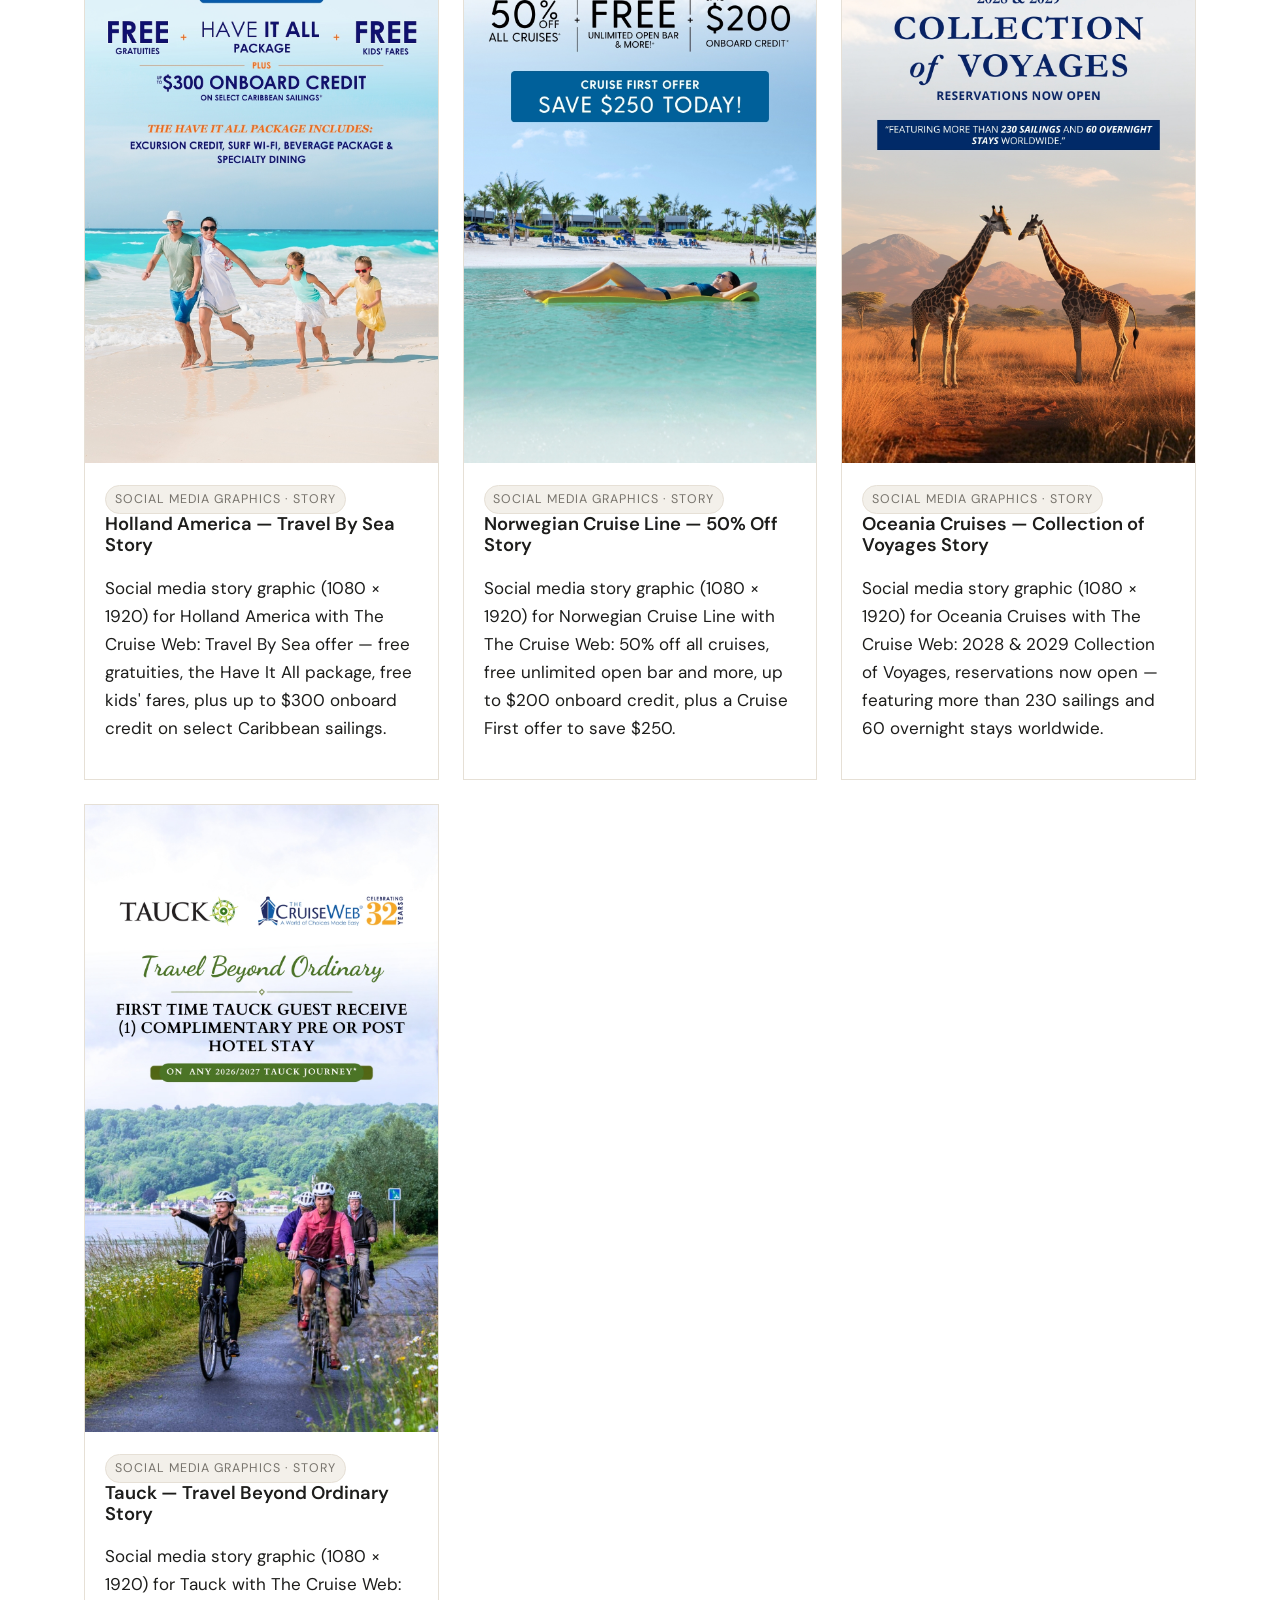
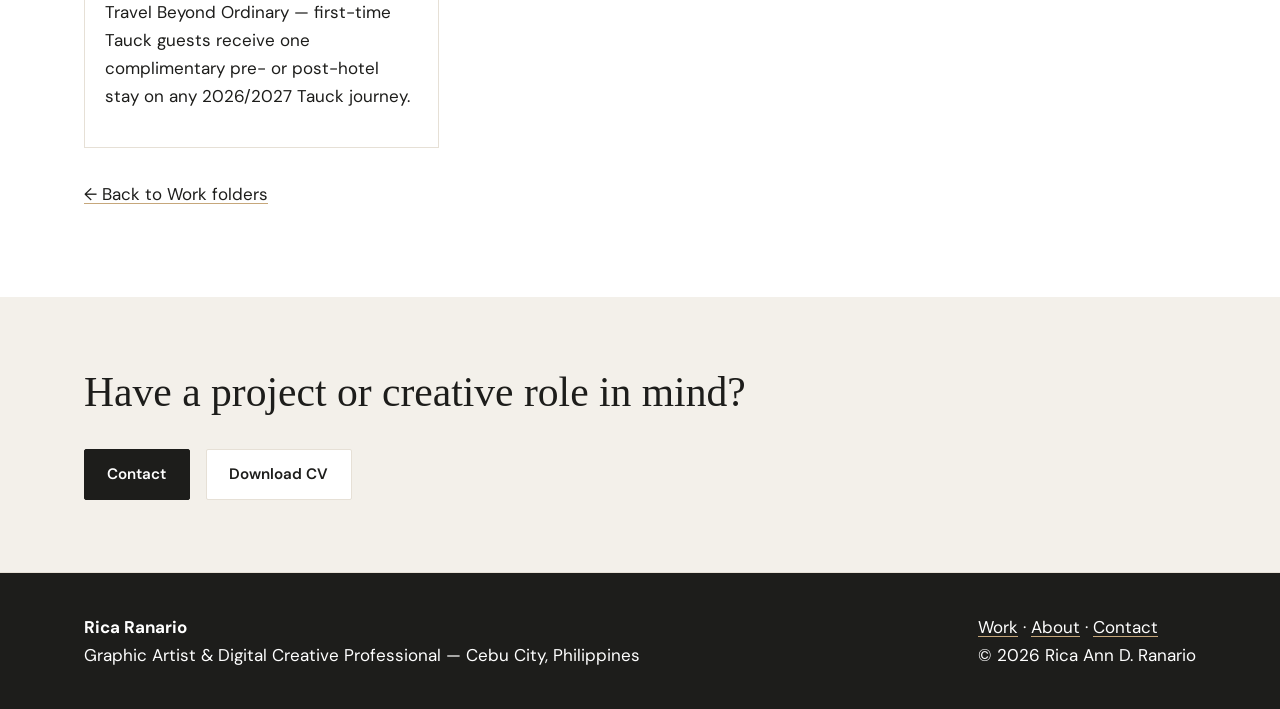
<file: social-media-stories.html>
<!DOCTYPE html>
<html lang="en">
<head>
<meta charset="UTF-8">
<meta name="viewport" content="width=device-width, initial-scale=1.0">
<title>Social Media Stories — Rica Ann D. Ranario | Graphic Design Portfolio</title>
<meta name="description" content="Social media story graphics (1080 × 1920) by Rica Ann D. Ranario for Celebrity Cruises, Avalon Waterways, Globus, Holland America, Norwegian Cruise Line, Oceania Cruises, and Tauck, each co-branded with The Cruise Web.">
<meta property="og:type" content="website">
<meta property="og:title" content="Social Media Stories — Rica Ann D. Ranario">
<meta property="og:description" content="Seven social media story graphics in 1080 × 1920 story format for cruise and tour brands, co-branded with The Cruise Web.">
<meta property="og:url" content="https://ranarioricaann-portfolio.github.io/graphic-portfolio/social-media-stories.html">
<meta property="og:image" content="https://ranarioricaann-portfolio.github.io/graphic-portfolio/assets/stories/story-celebrity-spring-sale.jpg">
<link rel="icon" href="assets/favicon.svg" type="image/svg+xml">
<link rel="preconnect" href="https://fonts.googleapis.com">
<link href="https://fonts.googleapis.com/css2?family=DM+Sans:wght@400;600;700&family=Inter:wght@400;600;700&display=swap" rel="stylesheet">
<link rel="stylesheet" href="assets/css/style.css">
</head>
<body>
<a class="skip-link" href="#main">Skip to main content</a>
<header class="site-header">
  <div class="wrap header-inner">
    <a class="wordmark" href="index.html">Rica <span>Ranario</span></a>
    <button class="nav-toggle" type="button" aria-expanded="false" aria-controls="main-nav">Menu</button>
    <nav class="main-nav" id="main-nav" aria-label="Main navigation">
      <ul>
        <li><a href="work.html" data-nav="work.html">Work</a></li>
        <li><a href="about.html" data-nav="about.html">About</a></li>
        <li><a href="contact.html" data-nav="contact.html">Contact</a></li>
        <li><a class="btn btn-small" href="contact.html">Contact</a></li>
      </ul>
    </nav>
  </div>
</header>
<main id="main">
  <section aria-labelledby="stories-heading">
    <div class="wrap">
      <p class="eyebrow">Work folder — Social Media Graphics</p>
      <h1 id="stories-heading" style="font-size:clamp(2rem,4vw,3rem)">Social Media Graphics — Stories</h1>
      <p class="lead">This is the Social Media Graphics folder. Inside it: seven story-format graphics, each designed for a cruise or tour brand and co-branded with The Cruise Web. Each graphic is shown in full at its correct 9:16 story proportions — nothing is cropped — and all are 1080 × 1920 px.</p>

      <div class="story-grid">
        <figure class="story-item">
          <img src="assets/stories/story-celebrity-spring-sale.jpg" alt="Celebrity Cruises — Spring Sale social media story graphic with The Cruise Web logo: 75% off 2nd guest, up to $650 bonus savings, free 3rd, 4th and 5th guests" width="1080" height="1920">
          <figcaption><span class="tag">Social Media Graphics · Story</span><h3>Celebrity Cruises — Spring Sale Story</h3><p>Social media story graphic (1080 × 1920) for Celebrity Cruises with The Cruise Web: Spring Sale limited-time offer — 75% off 2nd guest, up to $650 bonus savings, plus free 3rd/4th/5th guest.</p></figcaption>
        </figure>
        <figure class="story-item">
          <img src="assets/stories/story-avalon-savings.jpg" alt="Avalon Waterways social media story graphic with The Cruise Web logo: up to $10,000 off per couple or up to 50% off per person on select sailings, up to free airfare, plus a free 1-night pre- or post-hotel stay on select 6+ night Europe 2026/2027 cruises" width="1080" height="1920">
          <figcaption><span class="tag">Social Media Graphics · Story</span><h3>Avalon Waterways — Savings Story</h3><p>Social media story graphic (1080 × 1920) for Avalon Waterways with The Cruise Web: up to $10,000 off per couple or up to 50% off per person on select sailings, up to free airfare, plus a free 1-night pre- or post-hotel stay on select 6+ night Europe 2026/2027 cruises.</p></figcaption>
        </figure>
        <figure class="story-item">
          <img src="assets/stories/story-globus-tours.jpg" alt="Globus social media story graphic with The Cruise Web logo: up to $1,200 off per couple on select 2027 Globus tours, or a free extra night on select Europe tours" width="1080" height="1920">
          <figcaption><span class="tag">Social Media Graphics · Story</span><h3>Globus — Tours Offer Story</h3><p>Social media story graphic (1080 × 1920) for Globus with The Cruise Web: up to $1,200 off per couple on select 2027 Globus tours, or a free extra night on select Europe tours.</p></figcaption>
        </figure>
        <figure class="story-item">
          <img src="assets/stories/story-holland-america-travel-by-sea.jpg" alt="Holland America social media story graphic with The Cruise Web logo: Travel By Sea — free gratuities, the Have It All package, free kids' fares, plus up to $300 onboard credit on select Caribbean sailings" width="1080" height="1920">
          <figcaption><span class="tag">Social Media Graphics · Story</span><h3>Holland America — Travel By Sea Story</h3><p>Social media story graphic (1080 × 1920) for Holland America with The Cruise Web: Travel By Sea offer — free gratuities, the Have It All package, free kids' fares, plus up to $300 onboard credit on select Caribbean sailings.</p></figcaption>
        </figure>
        <figure class="story-item">
          <img src="assets/stories/story-norwegian-50-off.jpg" alt="Norwegian Cruise Line social media story graphic with The Cruise Web logo: 50% off all cruises, free unlimited open bar and more, up to $200 onboard credit, plus a Cruise First offer to save $250" width="1080" height="1920">
          <figcaption><span class="tag">Social Media Graphics · Story</span><h3>Norwegian Cruise Line — 50% Off Story</h3><p>Social media story graphic (1080 × 1920) for Norwegian Cruise Line with The Cruise Web: 50% off all cruises, free unlimited open bar and more, up to $200 onboard credit, plus a Cruise First offer to save $250.</p></figcaption>
        </figure>
        <figure class="story-item">
          <img src="assets/stories/story-oceania-voyages.jpg" alt="Oceania Cruises social media story graphic with The Cruise Web logo: 2028 &amp; 2029 Collection of Voyages, reservations now open — more than 230 sailings and 60 overnight stays worldwide" width="1080" height="1920">
          <figcaption><span class="tag">Social Media Graphics · Story</span><h3>Oceania Cruises — Collection of Voyages Story</h3><p>Social media story graphic (1080 × 1920) for Oceania Cruises with The Cruise Web: 2028 &amp; 2029 Collection of Voyages, reservations now open — featuring more than 230 sailings and 60 overnight stays worldwide.</p></figcaption>
        </figure>
        <figure class="story-item">
          <img src="assets/stories/story-tauck-travel-beyond-ordinary.jpg" alt="Tauck social media story graphic with The Cruise Web logo: Travel Beyond Ordinary — first-time Tauck guests receive one complimentary pre- or post-hotel stay on any 2026/2027 Tauck journey" width="1080" height="1920">
          <figcaption><span class="tag">Social Media Graphics · Story</span><h3>Tauck — Travel Beyond Ordinary Story</h3><p>Social media story graphic (1080 × 1920) for Tauck with The Cruise Web: Travel Beyond Ordinary — first-time Tauck guests receive one complimentary pre- or post-hotel stay on any 2026/2027 Tauck journey.</p></figcaption>
        </figure>
      </div>
      <p style="margin-top:2rem"><a href="work.html">← Back to Work folders</a></p>
    </div>
  </section>
  <section class="section-alt" aria-labelledby="stories-contact-heading">
    <div class="wrap">
      <h2 id="stories-contact-heading">Have a project or creative role in mind?</h2>
      <div class="cta-actions"><a class="btn" href="contact.html">Contact</a><a class="btn btn-light" href="assets/Rica-Ann-Ranario-CV.pdf" download>Download CV</a></div>
    </div>
  </section>
</main>
<footer class="site-footer">
  <div class="wrap footer-inner">
    <div><strong>Rica Ranario</strong><br><span>Graphic Artist &amp; Digital Creative Professional — Cebu City, Philippines</span></div>
    <div><a href="work.html">Work</a> · <a href="about.html">About</a> · <a href="contact.html">Contact</a><br>© <span id="year">2026</span> Rica Ann D. Ranario</div>
  </div>
</footer>
<script src="assets/js/main.js"></script>
</body>
</html>
</file>
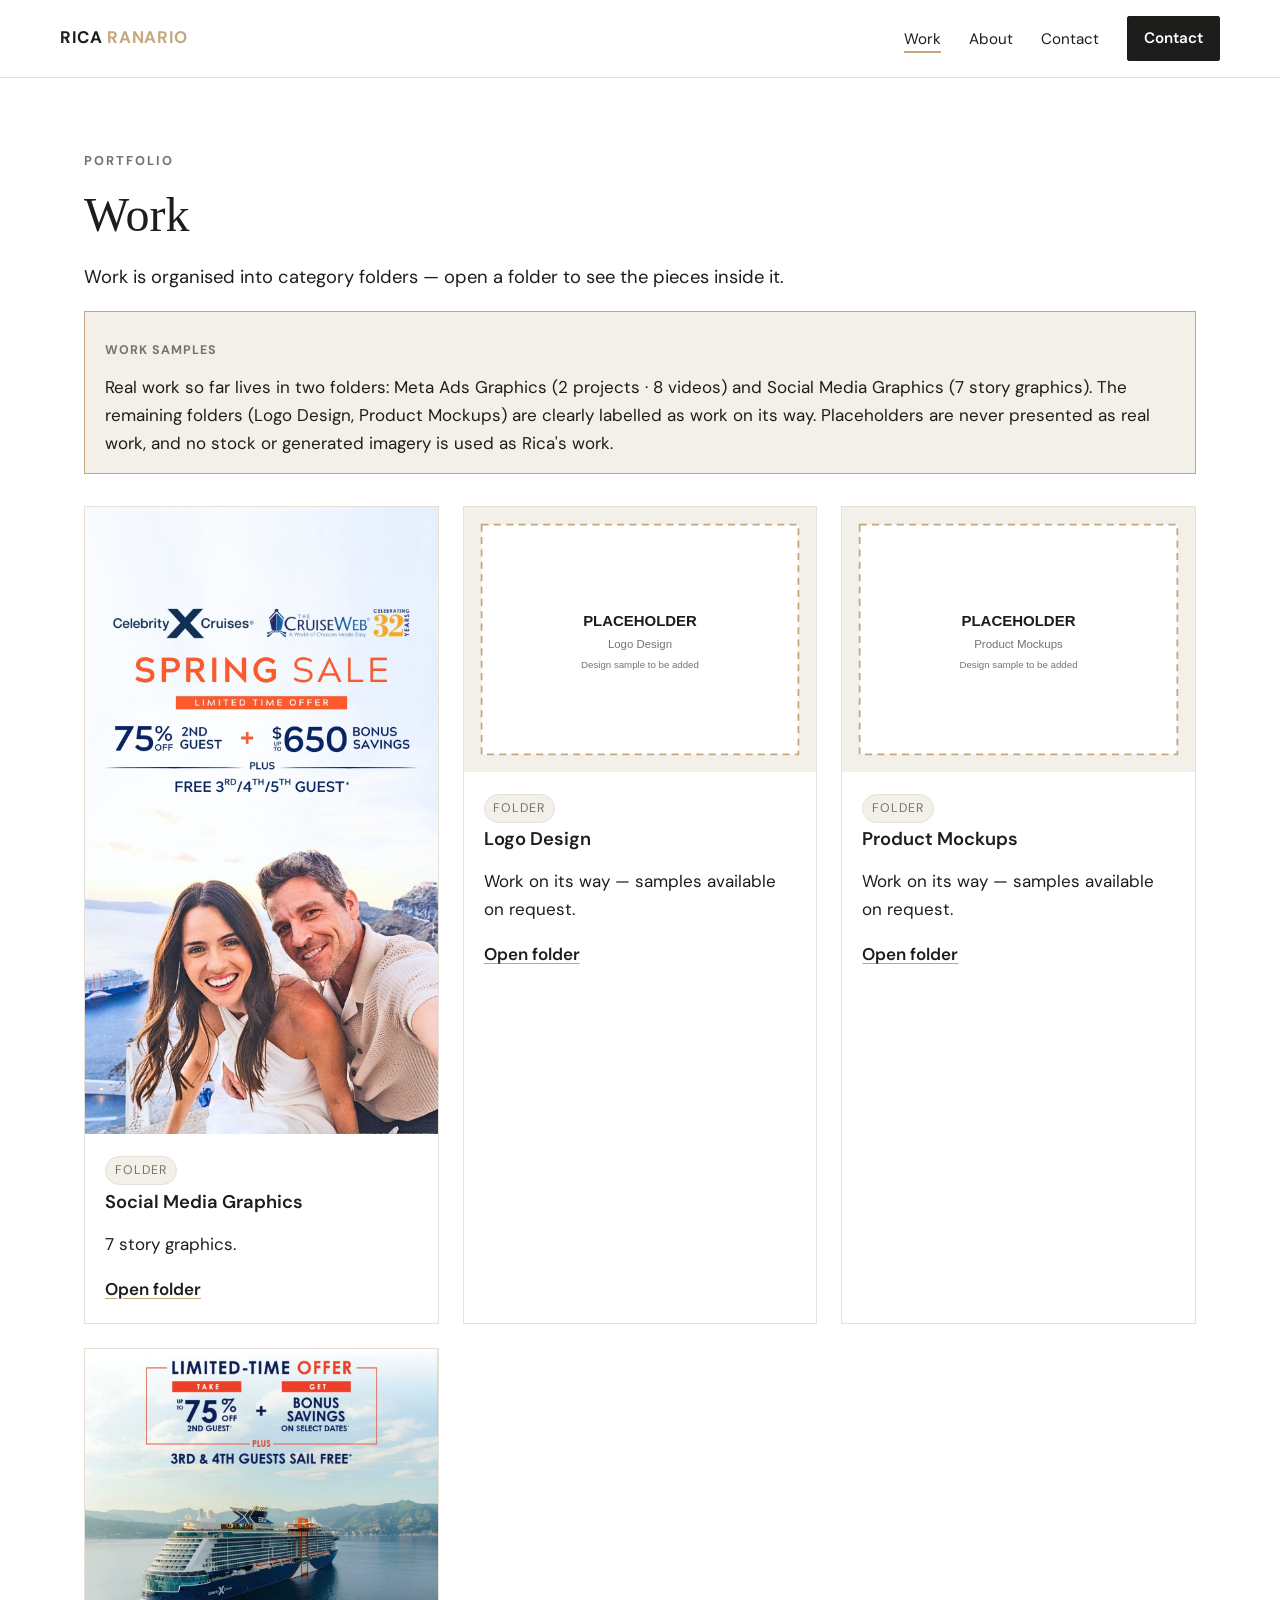
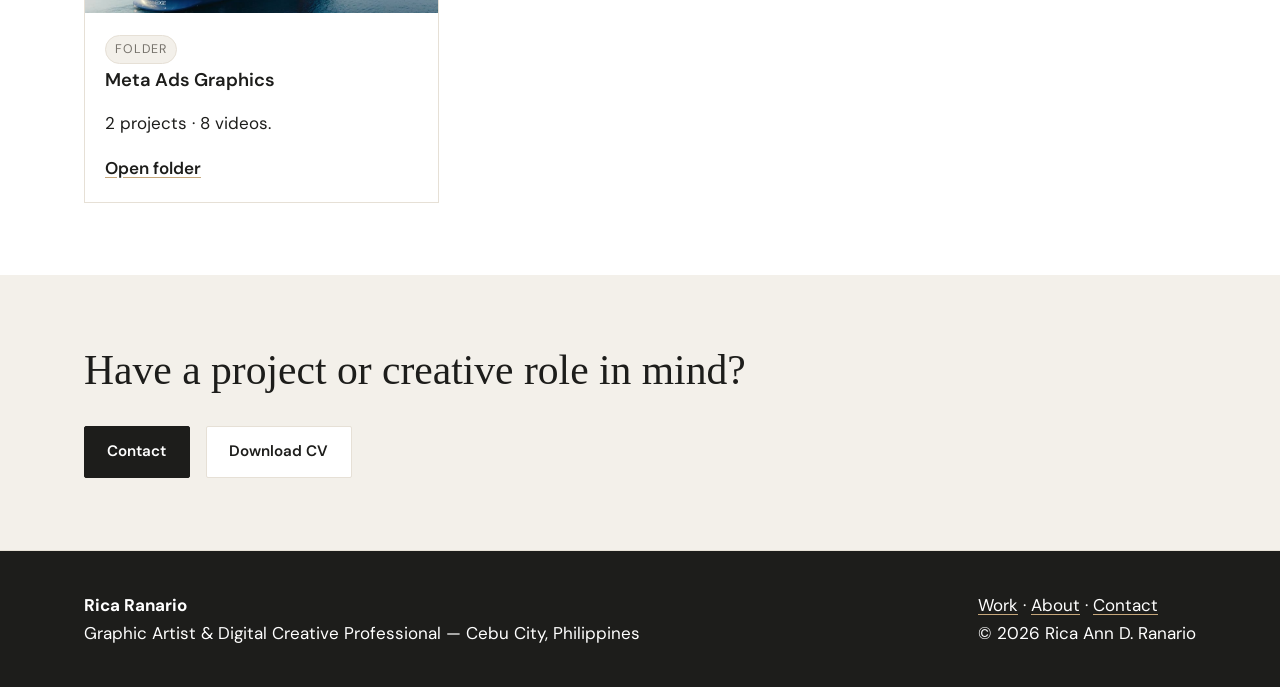
<file: work.html>
<!DOCTYPE html>
<html lang="en">
<head>
<meta charset="UTF-8">
<meta name="viewport" content="width=device-width, initial-scale=1.0">
<title>Work — Rica Ann D. Ranario | Graphic Design Portfolio</title>
<meta name="description" content="Portfolio of Rica Ann D. Ranario, organised into four category folders: social media graphics, logo design, product mockups, and Meta ads graphics. Open a folder to see the work inside it.">
<meta property="og:type" content="website">
<meta property="og:title" content="Work — Rica Ann D. Ranario">
<meta property="og:description" content="Work organised into four category folders: social media graphics, logo design, product mockups, and Meta ads graphics.">
<meta property="og:url" content="https://ranarioricaann-portfolio.github.io/graphic-portfolio/work.html">
<meta property="og:image" content="https://ranarioricaann-portfolio.github.io/graphic-portfolio/assets/favicon.svg">
<link rel="icon" href="assets/favicon.svg" type="image/svg+xml">
<link rel="preconnect" href="https://fonts.googleapis.com">
<link href="https://fonts.googleapis.com/css2?family=DM+Sans:wght@400;600;700&family=Inter:wght@400;600;700&display=swap" rel="stylesheet">
<link rel="stylesheet" href="assets/css/style.css">
</head>
<body>
<a class="skip-link" href="#main">Skip to main content</a>
<header class="site-header">
  <div class="wrap header-inner">
    <a class="wordmark" href="index.html">Rica <span>Ranario</span></a>
    <button class="nav-toggle" type="button" aria-expanded="false" aria-controls="main-nav">Menu</button>
    <nav class="main-nav" id="main-nav" aria-label="Main navigation">
      <ul>
        <li><a href="work.html" data-nav="work.html">Work</a></li>
        <li><a href="about.html" data-nav="about.html">About</a></li>
        <li><a href="contact.html" data-nav="contact.html">Contact</a></li>
        <li><a class="btn btn-small" href="contact.html">Contact</a></li>
      </ul>
    </nav>
  </div>
</header>
<main id="main">
  <section aria-labelledby="work-heading">
    <div class="wrap">
      <p class="eyebrow">Portfolio</p>
      <h1 id="work-heading" style="font-size:clamp(2rem,4vw,3rem)">Work</h1>
      <p class="lead">Work is organised into category folders — open a folder to see the pieces inside it.</p>
      <div class="notice" role="note"><p class="placeholder-label">Work samples</p><p style="margin:.3rem 0 0">Real work so far lives in two folders: Meta Ads Graphics (2 projects · 8 videos) and Social Media Graphics (7 story graphics). The remaining folders (Logo Design, Product Mockups) are clearly labelled as work on its way. Placeholders are never presented as real work, and no stock or generated imagery is used as Rica's work.</p></div>

      <div class="grid grid-3" id="folder-grid">
        <article class="card folder-card" data-category="social-media-graphics">
          <img class="card-img-story" src="assets/stories/story-celebrity-spring-sale.jpg" alt="Folder cover: Celebrity Cruises — Spring Sale social media story graphic with The Cruise Web logo: 75% off 2nd guest, up to $650 bonus savings, free 3rd, 4th and 5th guests" width="1080" height="1920">
          <div class="card-body"><span class="tag">Folder</span><h3>Social Media Graphics</h3><p>7 story graphics.</p><a class="card-link" href="social-media-stories.html">Open folder</a></div>
        </article>
        <article class="card folder-card" data-category="logo-design">
          <img src="assets/placeholders/logo-design.svg" alt="Placeholder cover — design samples to be added to the Logo Design folder" width="800" height="600">
          <div class="card-body"><span class="tag">Folder</span><h3>Logo Design</h3><p>Work on its way — samples available on request.</p><a class="card-link" href="logo-design.html">Open folder</a></div>
        </article>
        <article class="card folder-card" data-category="product-mockups">
          <img src="assets/placeholders/product-mockups.svg" alt="Placeholder cover — design samples to be added to the Product Mockups folder" width="800" height="600">
          <div class="card-body"><span class="tag">Folder</span><h3>Product Mockups</h3><p>Work on its way — samples available on request.</p><a class="card-link" href="product-mockups.html">Open folder</a></div>
        </article>
        <article class="card folder-card" data-category="digital-advertising">
          <img src="assets/videos/celebrity-cruiseweb-meta-ad-1x1-poster.jpg" alt="Folder cover: frame from the Celebrity Cruises Meta video ad, square version — Celebrity Edge ship with The Cruise Web logo and Limited-Time Offer text" width="1080" height="1080">
          <div class="card-body"><span class="tag">Folder</span><h3>Meta Ads Graphics</h3><p>2 projects · 8 videos.</p><a class="card-link" href="meta-ads-graphics.html">Open folder</a></div>
        </article>
      </div>
    </div>
  </section>
  <section class="section-alt" aria-labelledby="work-contact-heading">
    <div class="wrap">
      <h2 id="work-contact-heading">Have a project or creative role in mind?</h2>
      <div class="cta-actions"><a class="btn" href="contact.html">Contact</a><a class="btn btn-light" href="assets/Rica-Ann-Ranario-CV.pdf" download>Download CV</a></div>
    </div>
  </section>
</main>
<footer class="site-footer">
  <div class="wrap footer-inner">
    <div><strong>Rica Ranario</strong><br><span>Graphic Artist &amp; Digital Creative Professional — Cebu City, Philippines</span></div>
    <div><a href="work.html">Work</a> · <a href="about.html">About</a> · <a href="contact.html">Contact</a><br>© <span id="year">2026</span> Rica Ann D. Ranario</div>
  </div>
</footer>
<script src="assets/js/main.js"></script>
</body>
</html>
</file>
<file: assets/css/style.css>
:root{
  --charcoal:#1D1D1B; --white:#FFFFFF; --ivory:#F3F0EA; --gold:#C6A77B; --gray:#77736C; --sand:#E6E0D6;
  --serif:Georgia,"Times New Roman",serif;
  --sans:"DM Sans","Inter",-apple-system,BlinkMacSystemFont,"Segoe UI",Roboto,Arial,sans-serif;
  --max:1160px;
}
*{box-sizing:border-box}
html{scroll-behavior:smooth}
body{margin:0;font-family:var(--sans);color:var(--charcoal);background:var(--white);line-height:1.65;font-size:17px}
img{max-width:100%;height:auto;display:block}
a{color:var(--charcoal);text-decoration-color:var(--gold);text-underline-offset:3px}
a:hover{text-decoration-thickness:2px}
:focus{outline:none}
:focus-visible{outline:3px solid var(--gold);outline-offset:3px;border-radius:2px}
.skip-link{position:absolute;left:-9999px;top:0;background:var(--charcoal);color:var(--white);padding:.75rem 1rem;z-index:100}
.skip-link:focus{left:1rem;top:1rem;color:var(--white)}
.wrap{max-width:var(--max);margin:0 auto;padding:0 1.5rem}
.site-header{border-bottom:1px solid var(--sand);background:var(--white);position:sticky;top:0;z-index:50}
.header-inner{display:flex;align-items:center;justify-content:space-between;gap:1rem;padding:1rem 0}
.wordmark{font-weight:700;letter-spacing:.04em;font-size:1.05rem;text-decoration:none;text-transform:uppercase}
.wordmark span{color:var(--gold)}
.main-nav ul{display:flex;gap:1.75rem;list-style:none;margin:0;padding:0;align-items:center}
.main-nav a{text-decoration:none;font-size:.95rem}
.main-nav a[aria-current="page"]{border-bottom:2px solid var(--gold);padding-bottom:2px}
.btn{display:inline-block;background:var(--charcoal);color:var(--white);border:1px solid var(--charcoal);padding:.75rem 1.4rem;text-decoration:none;font-weight:600;font-size:.95rem;border-radius:2px}
.btn:hover{background:var(--white);color:var(--charcoal)}
.btn-light{background:var(--white);color:var(--charcoal);border-color:var(--sand)}
.btn-light:hover{border-color:var(--charcoal)}
.btn-gold{background:var(--gold);border-color:var(--gold);color:var(--charcoal)}
.btn-small{padding:.55rem 1rem}
.nav-toggle{display:none;background:var(--white);border:1px solid var(--sand);padding:.55rem .8rem;font:inherit;cursor:pointer;border-radius:2px}
.hero{background:var(--ivory);padding:5.5rem 0 4.5rem;border-bottom:1px solid var(--sand)}
.eyebrow{letter-spacing:.16em;text-transform:uppercase;font-size:.8rem;color:var(--gray);font-weight:700;margin:0 0 1rem}
h1,h2,h3{line-height:1.15;font-weight:600}
h1{font-family:var(--serif);font-size:clamp(2.3rem,5vw,4rem);font-weight:500;margin:.2rem 0 1.25rem;max-width:16ch}
h2{font-family:var(--serif);font-size:clamp(1.8rem,3.5vw,2.6rem);font-weight:500;margin:0 0 1rem}
h3{font-size:1.15rem;margin:.4rem 0 .5rem}
.lead{font-size:1.15rem;max-width:62ch;color:var(--charcoal)}
.hero-actions,.cta-actions{display:flex;gap:1rem;flex-wrap:wrap;margin-top:2rem}
.meta{color:var(--gray);font-size:.95rem}
section{padding:4.5rem 0}
.section-alt{background:var(--ivory)}
.section-head{max-width:720px;margin-bottom:2.5rem}
.grid{display:grid;gap:1.5rem}
.grid-3{grid-template-columns:repeat(3,1fr)}
.grid-2{grid-template-columns:repeat(2,1fr)}
.card{border:1px solid var(--sand);background:var(--white);display:flex;flex-direction:column}
.card-body{padding:1.25rem}
.card img{aspect-ratio:4/3;object-fit:cover;background:var(--sand);width:100%}
.tag{display:inline-block;font-size:.78rem;letter-spacing:.08em;text-transform:uppercase;color:var(--gray);border:1px solid var(--sand);padding:.2rem .55rem;border-radius:999px;background:var(--ivory)}
.card a.card-link{font-weight:600}
.services{list-style:none;margin:0;padding:0;display:grid;grid-template-columns:repeat(2,1fr);gap:0;border-top:1px solid var(--sand)}
.services li{padding:1.4rem 1rem 1.4rem 0;border-bottom:1px solid var(--sand);font-size:1.05rem}
.services li::before{content:"—";color:var(--gold);margin-right:.6rem}
.timeline{list-style:none;margin:0;padding:0;border-top:1px solid var(--sand)}
.timeline li{padding:1.6rem 0;border-bottom:1px solid var(--sand);display:grid;grid-template-columns:220px 1fr;gap:1.5rem}
.timeline .when{color:var(--gray);font-size:.95rem}
.timeline ul{margin:.5rem 0 0;padding-left:1.1rem}
.filters{display:flex;gap:.6rem;flex-wrap:wrap;margin:0 0 2rem;padding:0;list-style:none}
.filter-btn{font:inherit;cursor:pointer;background:var(--white);border:1px solid var(--sand);padding:.55rem 1rem;border-radius:999px}
.filter-btn[aria-pressed="true"]{background:var(--charcoal);color:var(--white);border-color:var(--charcoal)}
.project-card[hidden]{display:none}
.notice{border:1px solid var(--gold);background:var(--ivory);padding:1rem 1.25rem;margin-bottom:2rem}
.placeholder-label{font-weight:700;color:var(--gray);text-transform:uppercase;letter-spacing:.08em;font-size:.78rem}
footer.site-footer{border-top:1px solid var(--sand);background:var(--charcoal);color:var(--white);padding:2.5rem 0}
.site-footer a{color:var(--white)}
.footer-inner{display:flex;justify-content:space-between;gap:1rem;flex-wrap:wrap}
.two-col{display:grid;grid-template-columns:1fr 1fr;gap:2.5rem}
.card img.card-img-story{aspect-ratio:9/16;object-fit:contain;background:var(--ivory)}
.story-grid{display:grid;grid-template-columns:repeat(3,1fr);gap:1.5rem;margin-top:1.5rem}
.story-item{border:1px solid var(--sand);background:var(--white);margin:0;display:flex;flex-direction:column}
.story-item img{aspect-ratio:9/16;object-fit:contain;background:var(--ivory);width:100%}
.story-item figcaption{padding:1.25rem}
.story-item figcaption h3{margin-top:0}
.video-list{display:grid;gap:2rem;margin-top:1.5rem}
.video-item{border:1px solid var(--sand);background:var(--white);padding:1rem;margin:0}
.video-item video{width:100%;height:auto;background:var(--charcoal);display:block}
.video-item figcaption{margin-top:.75rem}
.video-item figcaption strong{display:block}
.list-clean{list-style:none;padding:0;margin:0}
.list-clean li{padding:.45rem 0;border-bottom:1px solid var(--sand)}
address{font-style:normal}
@media (max-width:900px){
  .grid-3,.story-grid{grid-template-columns:repeat(2,1fr)}
  .timeline li{grid-template-columns:1fr;gap:.4rem}
}
@media (max-width:640px){
  body{font-size:16px}
  section{padding:3rem 0}
  .hero{padding:3.5rem 0 3rem}
  .grid-3,.grid-2,.services,.two-col,.story-grid{grid-template-columns:1fr}
  .nav-toggle{display:inline-block}
  .main-nav{display:none;width:100%}
  .site-header .wrap{flex-wrap:wrap}
  .header-inner{flex-wrap:wrap}
  .main-nav.open{display:block}
  .main-nav ul{flex-direction:column;align-items:flex-start;gap:1rem;padding:1rem 0}
}
@media (prefers-reduced-motion:reduce){html{scroll-behavior:auto}}
</file>
